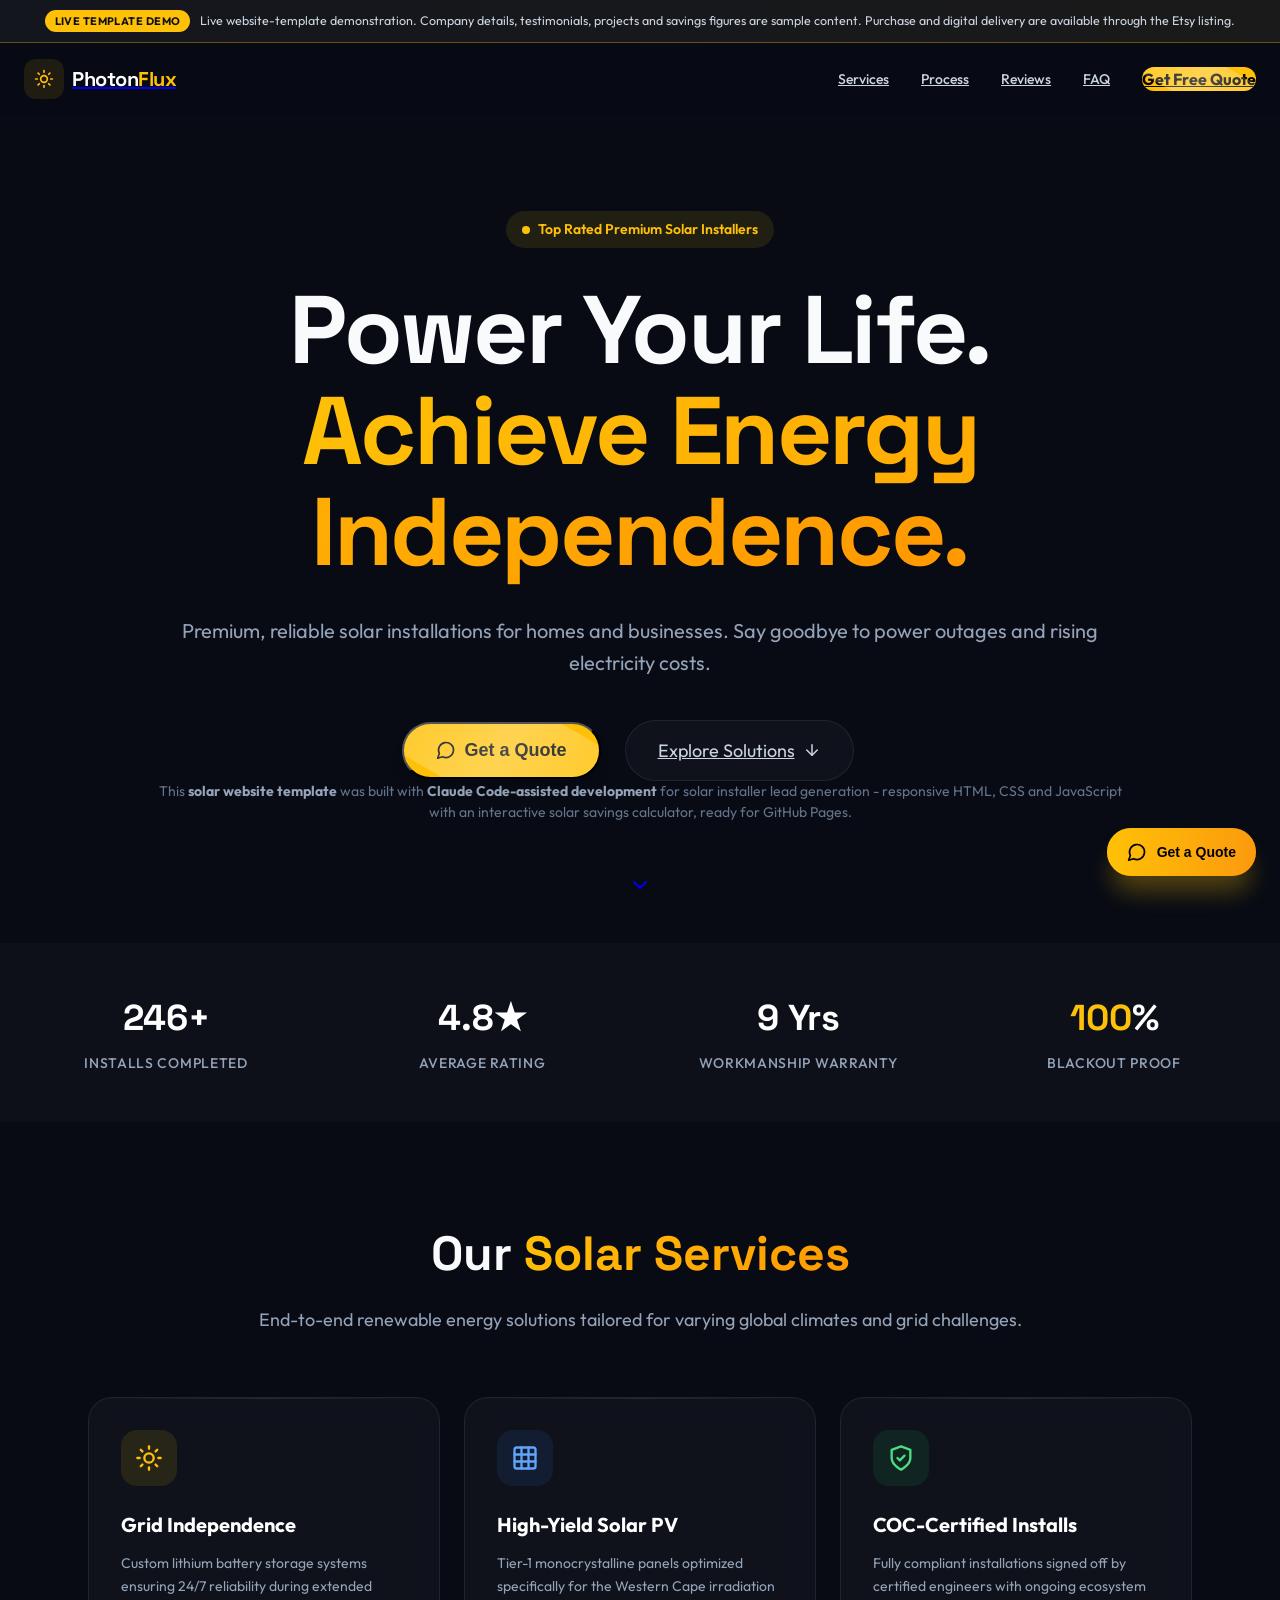
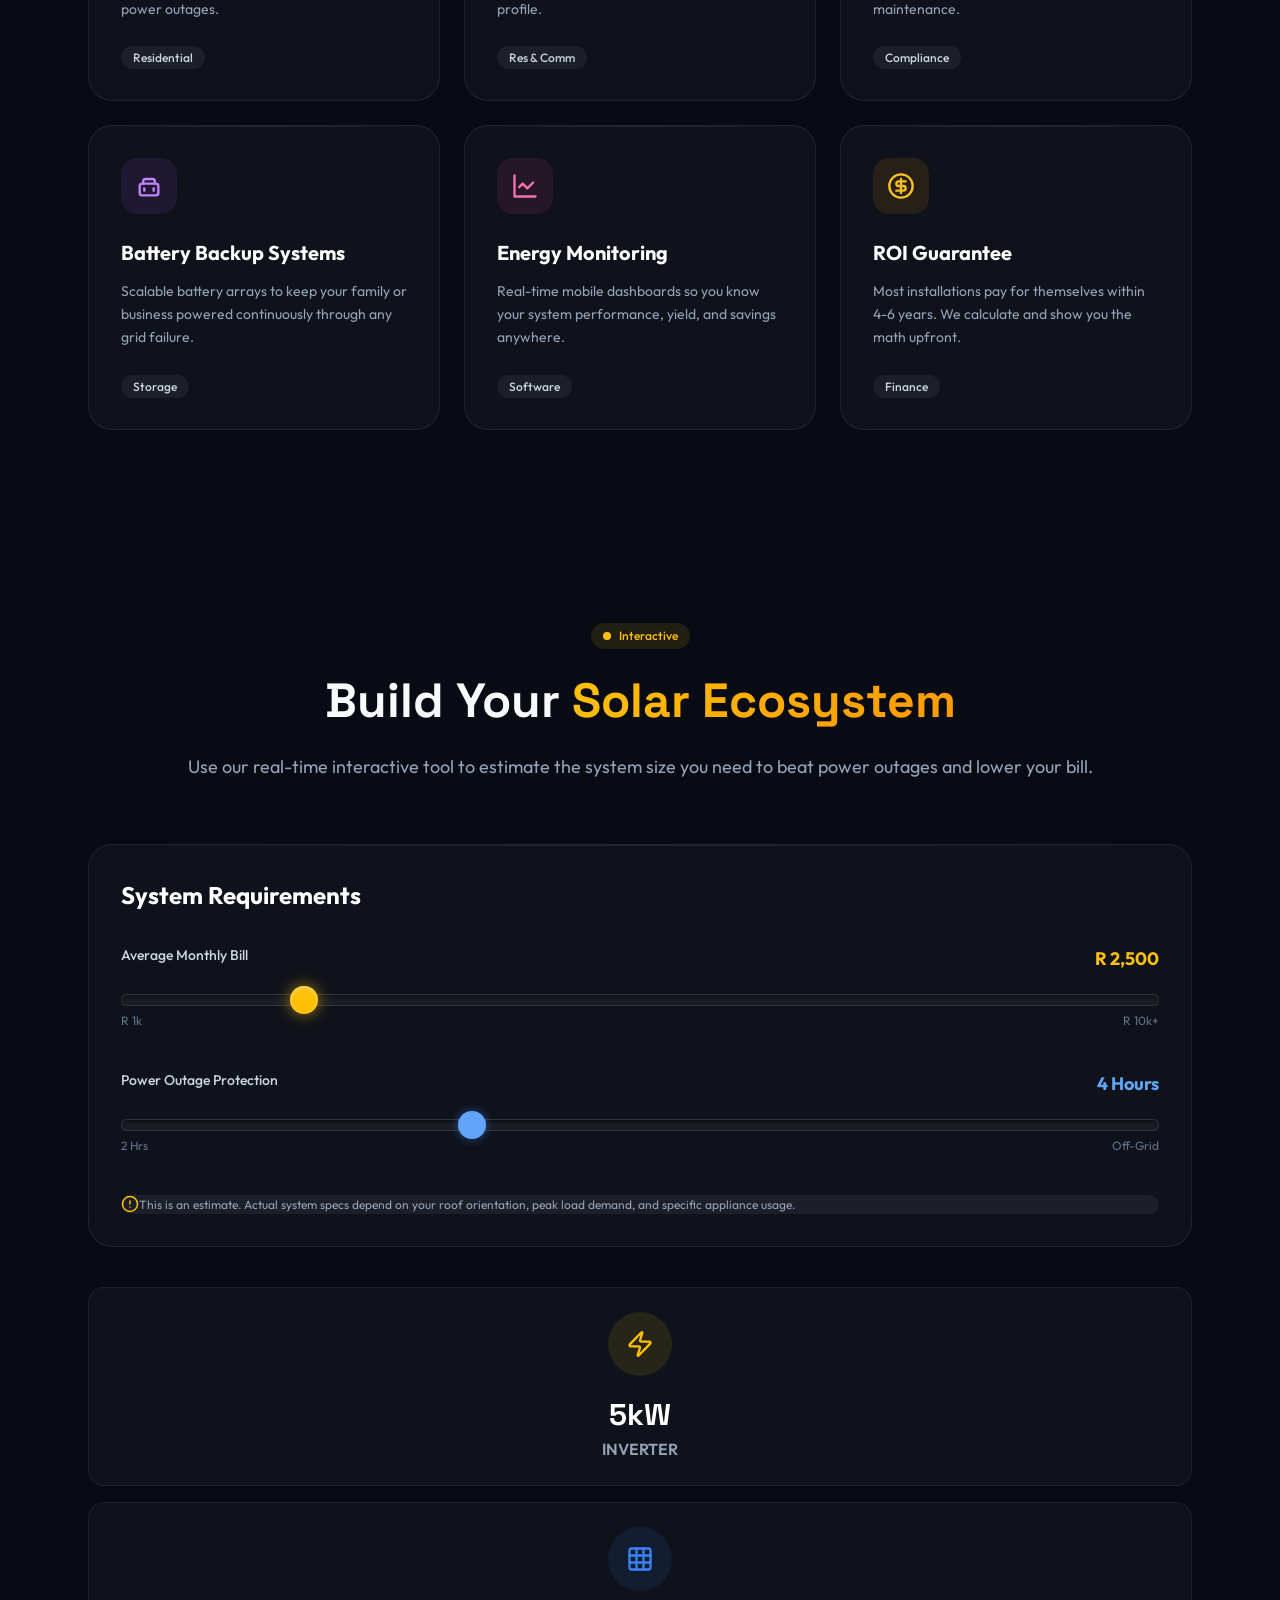
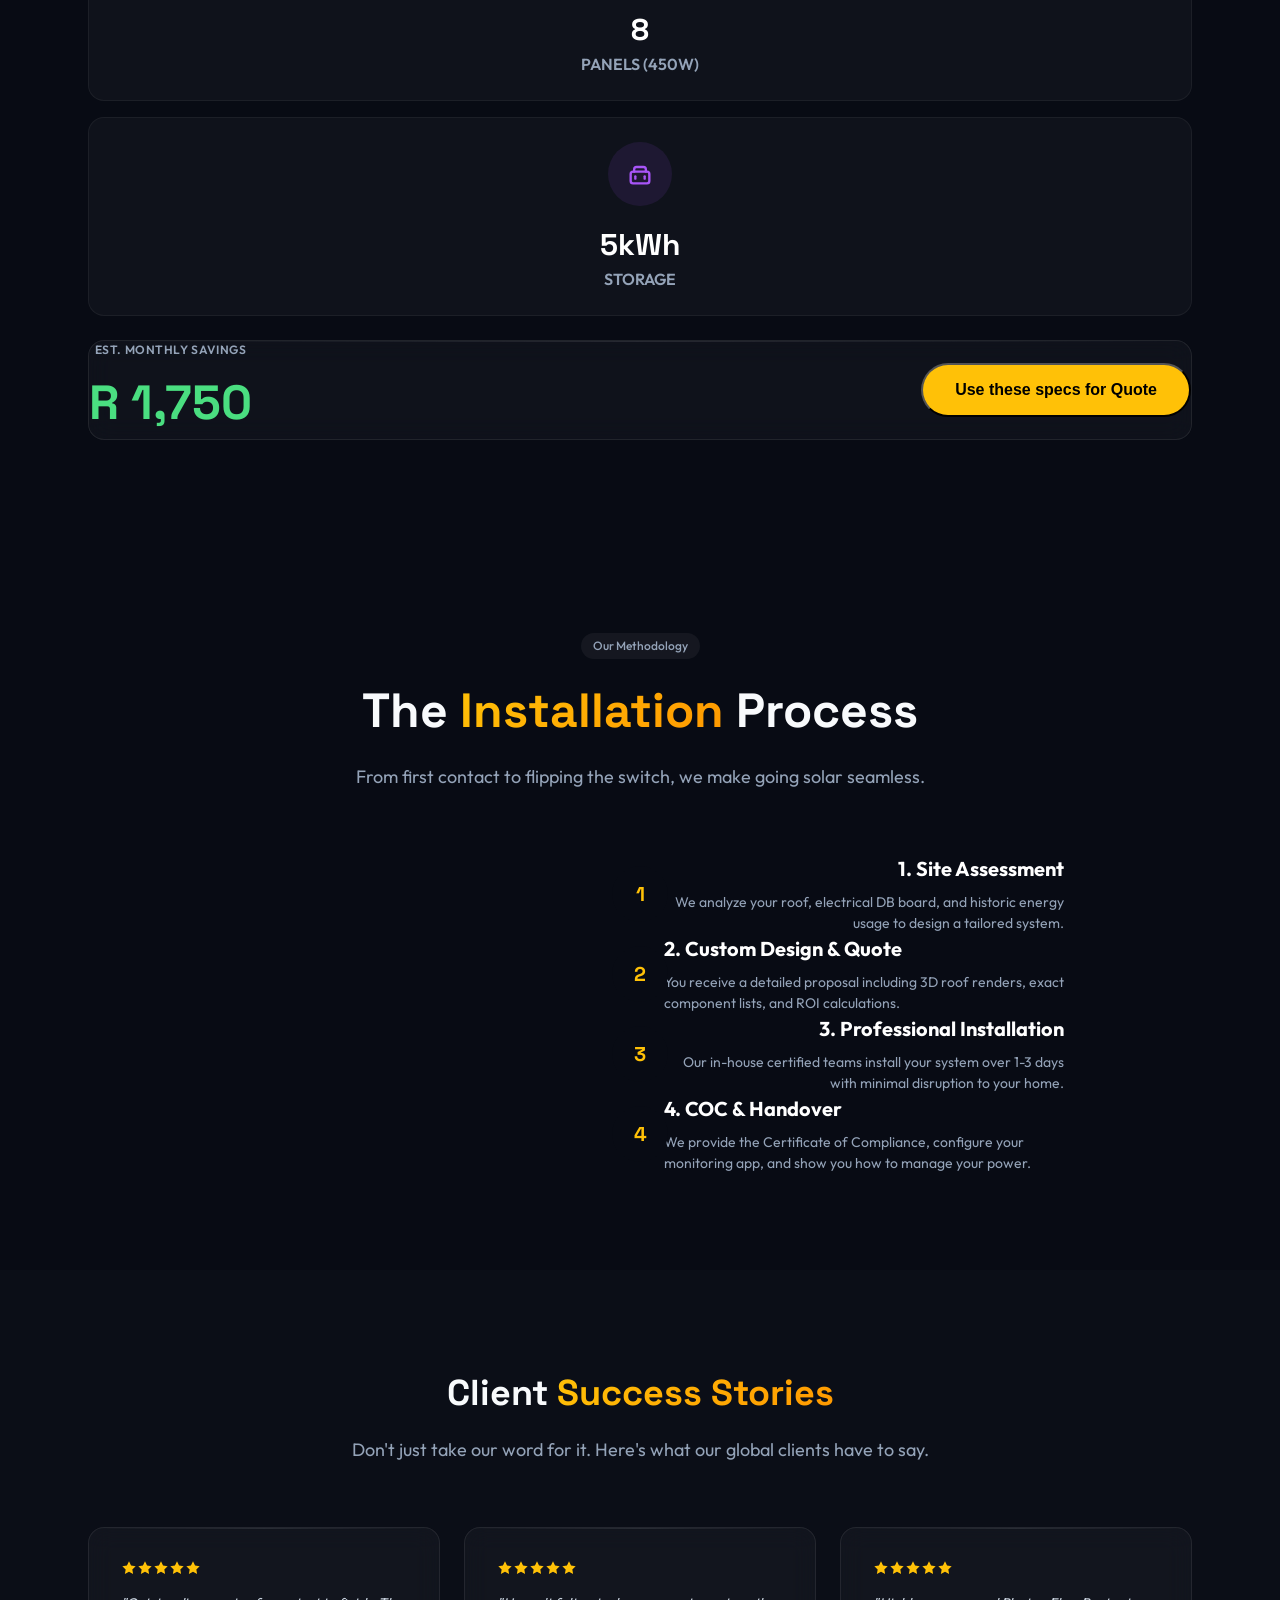
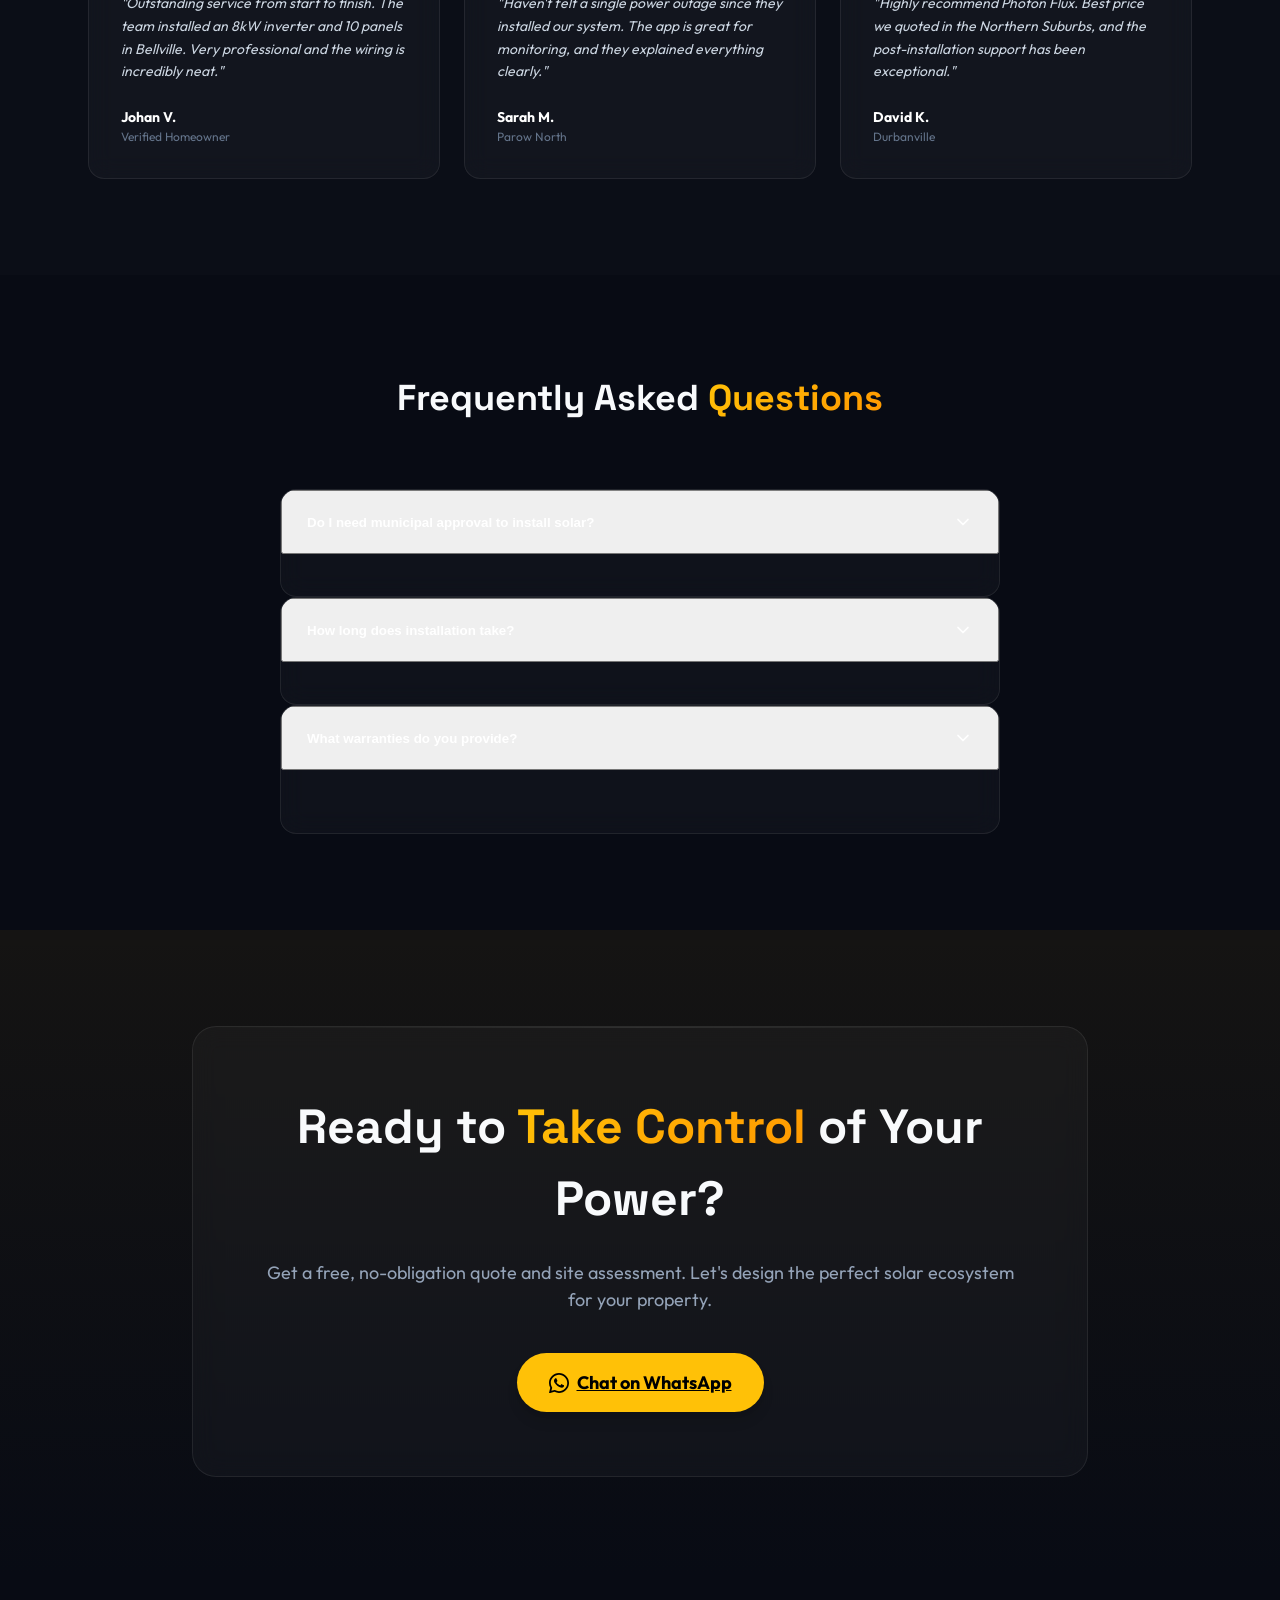
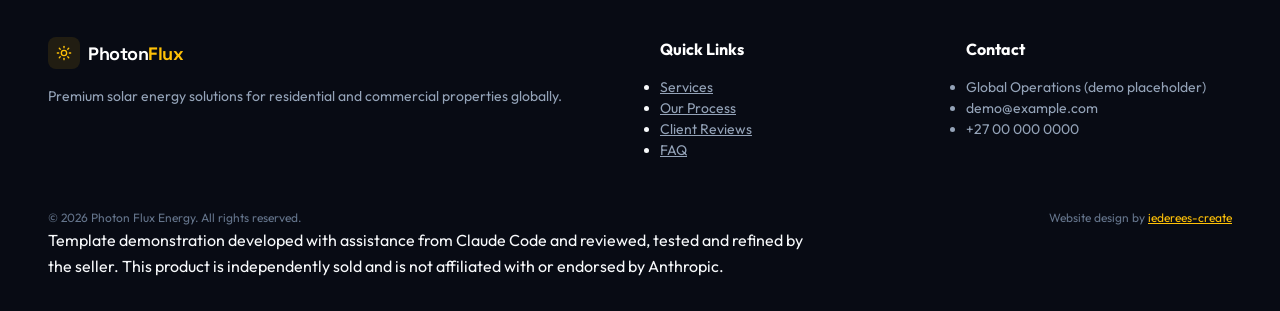
<file: index.html>
<!DOCTYPE html>
<html lang="en" class="scroll-smooth">
<head>
    <meta charset="UTF-8">
    <meta name="viewport" content="width=device-width, initial-scale=1.0">
    <title>Claude Code Solar Website Template | Lead Generation Demo</title>
    <meta name="description" content="Explore a live Claude Code-assisted solar website template with a responsive lead-generation design, interactive savings calculator, quote form and project gallery.">
    <link rel="canonical" href="https://iederees-create.github.io/ac-solar-solutions-ct/">
    <meta name="robots" content="index, follow">

    <!-- Open Graph / Social -->
    <meta property="og:title" content="Claude Code Solar Website Template | Lead Generation Demo">
    <meta property="og:description" content="A live Claude Code-assisted solar installer website template featuring an interactive savings calculator, lead-generation quote form and responsive design.">
    <meta property="og:url" content="https://iederees-create.github.io/ac-solar-solutions-ct/">
    <meta property="og:type" content="website">
    <meta property="og:image" content="https://iederees-create.github.io/ac-solar-solutions-ct/og-image.png">
    <meta property="og:image:width" content="1200">
    <meta property="og:image:height" content="630">

    <!-- Twitter Card -->
    <meta name="twitter:card" content="summary_large_image">
    <meta name="twitter:title" content="Claude Code Solar Website Template | Lead Generation Demo">
    <meta name="twitter:description" content="A live Claude Code-assisted solar installer website template with an interactive savings calculator and lead-generation quote form.">
    <meta name="twitter:image" content="https://iederees-create.github.io/ac-solar-solutions-ct/og-image.png">

    <!-- Structured Data -->
    <script type="application/ld+json">
    {
        "@context": "https://schema.org",
        "@type": "WebSite",
        "name": "Claude Code Solar Website Template - Live Demo",
        "url": "https://iederees-create.github.io/ac-solar-solutions-ct/",
        "description": "A live, interactive demonstration of a Claude Code-assisted solar installer website template featuring a savings calculator, lead-generation quote form and responsive design.",
        "creator": {
            "@type": "Person",
            "name": "iederees-create"
        }
    }
    </script>

    <!-- Fonts -->
    <link rel="preconnect" href="https://fonts.googleapis.com">
    <link rel="preconnect" href="https://fonts.gstatic.com" crossorigin>
    <link href="https://fonts.googleapis.com/css2?family=Outfit:wght@300;400;500;600;700;800;900&family=Space+Grotesk:wght@500;600;700;800&display=swap" rel="stylesheet">

    <!-- CSS -->
    <link rel="stylesheet" href="style.css?v=1.7">

    <!-- App Logic -->
    <script defer src="app.js?v=1.7"></script>

    <link rel="icon" href="data:image/svg+xml,<svg xmlns=%22http://www.w3.org/2000/svg%22 viewBox=%220 0 100 100%22><text y=%22.9em%22 font-size=%2290%22>☀️</text></svg>">
</head>
<body class="bg-primary text-light antialiased overflow-x-hidden selection:bg-accent/30 selection:text-white">
    
    <!-- Scroll Progress Bar -->
    <div id="scroll-progress" class="fixed top-0 left-0 h-1 bg-gradient-to-r from-accent to-orange-500 z-[100] w-0 transition-all duration-150 ease-out origin-left"></div>

    <!-- Background Orbs -->
    <div class="fixed top-[-20%] left-[-10%] w-[60vw] h-[60vw] rounded-full bg-accent/5 blur-[120px] pointer-events-none z-[-1] float-anim"></div>
    <div class="fixed bottom-[-20%] right-[-10%] w-[50vw] h-[50vw] rounded-full bg-blue-500/5 blur-[100px] pointer-events-none z-[-1] float-anim-reverse"></div>
    
    <!-- Navigation -->
    <header class="fixed top-0 w-full z-50 glass-nav transition-all duration-300 border-b border-white/5" id="navbar">
        <div class="container mx-auto px-6 py-4">
            <div class="flex items-center justify-between">
                <a href="#" class="flex items-center gap-2 group">
                    <div class="w-10 h-10 rounded-xl bg-accent/10 border border-accent/20 flex items-center justify-center text-accent group-hover:scale-105 transition-transform">
                        <svg xmlns="http://www.w3.org/2000/svg" width="20" height="20" viewBox="0 0 24 24" fill="none" stroke="currentColor" stroke-width="2" stroke-linecap="round" stroke-linejoin="round"><path d="M12 2v2"/><path d="m4.93 4.93 1.41 1.41"/><path d="M2 12h2"/><path d="m4.93 19.07 1.41-1.41"/><path d="M12 20v2"/><path d="m19.07 19.07-1.41-1.41"/><path d="M20 12h2"/><path d="m19.07 4.93-1.41 1.41"/><circle cx="12" cy="12" r="4"/></svg>
                    </div>
                    <span class="font-display font-bold text-xl tracking-tight text-white">Photon<span class="text-accent">Flux</span></span>
                </a>
                
                <!-- Desktop Nav -->
                <nav class="hidden md:flex items-center gap-8">
                    <a href="#services" class="text-sm font-medium text-slate-300 hover:text-white transition-colors">Services</a>
                    <a href="#process" class="text-sm font-medium text-slate-300 hover:text-white transition-colors">Process</a>
                    <a href="#reviews" class="text-sm font-medium text-slate-300 hover:text-white transition-colors">Reviews</a>
                    <a href="#faq" class="text-sm font-medium text-slate-300 hover:text-white transition-colors">FAQ</a>
                    <a href="#" onclick="event.preventDefault(); document.getElementById('nova-chat-trigger').click();" class="btn-primary shimmer">
                        Get Free Quote
                    </a>
                </nav>

                <!-- Mobile Menu Button -->
                <button id="mobile-menu-btn" class="md:hidden p-2 text-slate-300 hover:text-white" aria-label="Toggle menu">
                    <svg xmlns="http://www.w3.org/2000/svg" width="24" height="24" viewBox="0 0 24 24" fill="none" stroke="currentColor" stroke-width="2" stroke-linecap="round" stroke-linejoin="round" class="menu-icon"><line x1="4" x2="20" y1="12" y2="12"/><line x1="4" x2="20" y1="6" y2="6"/><line x1="4" x2="20" y1="18" y2="18"/></svg>
                </button>
            </div>
        </div>

        <!-- Mobile Nav Overlay -->
        <div id="mobile-menu" class="fixed inset-0 bg-primary/95 backdrop-blur-xl z-40 hidden flex-col items-center justify-center gap-8 pt-20 pb-10 border-t border-white/10 md:hidden h-[100dvh]">
            <a href="#services" class="mobile-link text-2xl font-display font-bold text-slate-300 hover:text-white transition-colors">Services</a>
            <a href="#process" class="mobile-link text-2xl font-display font-bold text-slate-300 hover:text-white transition-colors">Process</a>
            <a href="#reviews" class="mobile-link text-2xl font-display font-bold text-slate-300 hover:text-white transition-colors">Reviews</a>
            <a href="#faq" class="mobile-link text-2xl font-display font-bold text-slate-300 hover:text-white transition-colors">FAQ</a>
            <a href="#" onclick="event.preventDefault(); document.getElementById('nova-chat-trigger').click(); document.getElementById('close-menu-btn').click();" class="btn-primary shimmer mt-4 px-8 py-4 text-lg">
                Get Free Quote
            </a>
            <button id="close-menu-btn" class="absolute top-6 right-6 p-2 text-slate-300 hover:text-white">
                <svg xmlns="http://www.w3.org/2000/svg" width="32" height="32" viewBox="0 0 24 24" fill="none" stroke="currentColor" stroke-width="2" stroke-linecap="round" stroke-linejoin="round"><path d="M18 6 6 18"/><path d="m6 6 12 12"/></svg>
            </button>
        </div>
    </header>

    <main>
        <!-- Hero Section -->
        <section class="relative min-h-[100dvh] flex flex-col items-center justify-center pt-32 pb-20 px-6 overflow-hidden">
            <div class="container mx-auto max-w-5xl text-center relative z-10 reveal">
                <div class="inline-flex items-center gap-2 px-4 py-2 rounded-full bg-accent/10 border border-accent/20 text-xs sm:text-sm font-semibold text-accent mb-8 shadow-[0_0_20px_rgba(255,193,7,0.15)]">
                    <span class="w-2 h-2 rounded-full bg-accent animate-pulse"></span>
                    Top Rated Premium Solar Installers
                </div>
                
                <h1 class="text-5xl sm:text-6xl md:text-7xl lg:text-8xl font-display font-extrabold tracking-tight leading-[1.05] mb-8">
                    Power Your Life.<br/>
                    <span class="text-gradient">Achieve Energy Independence.</span>
                </h1>
                
                <p class="text-lg sm:text-xl text-slate-400 mb-10 max-w-2xl mx-auto leading-relaxed">
                    Premium, reliable solar installations for homes and businesses. Say goodbye to power outages and rising electricity costs.
                </p>
                
                <div class="flex flex-col sm:flex-row items-center justify-center gap-4 sm:gap-6">
                    <button onclick="document.getElementById('nova-chat-trigger').click()" class="w-full sm:w-auto btn-primary shimmer text-lg px-8 py-4 flex items-center justify-center gap-2 shadow-lg shadow-accent/20">
                        <svg xmlns="http://www.w3.org/2000/svg" width="20" height="20" viewBox="0 0 24 24" fill="none" stroke="currentColor" stroke-width="2" stroke-linecap="round" stroke-linejoin="round"><path d="M7.9 20A9 9 0 1 0 4 16.1L2 22Z"/></svg>
                        Get a Quote
                    </button>
                    <a href="#services" class="w-full sm:w-auto btn-secondary text-lg px-8 py-4 flex items-center justify-center gap-2 text-slate-300 hover:text-white">
                        Explore Solutions
                        <svg xmlns="http://www.w3.org/2000/svg" width="18" height="18" viewBox="0 0 24 24" fill="none" stroke="currentColor" stroke-width="2" stroke-linecap="round" stroke-linejoin="round"><path d="M12 5v14"/><path d="m19 12-7 7-7-7"/></svg>
                    </a>
                    <!-- Filled by app.js only when SITE_CONFIG.etsyListingUrl is set -->
                    <div data-etsy-slot="hero-etsy-btn" class="w-full sm:w-auto"></div>
                </div>

                <p class="mt-8 text-xs sm:text-sm text-slate-500 max-w-2xl mx-auto">
                    This <strong class="text-slate-400">solar website template</strong> was built with <strong class="text-slate-400">Claude Code-assisted development</strong>
                    for solar installer lead generation - responsive HTML, CSS and JavaScript with an interactive solar savings calculator, ready for GitHub Pages.
                </p>
            </div>

            <!-- Decorative Elements -->
            <div class="absolute bottom-10 left-1/2 -translate-x-1/2 animate-bounce text-slate-500 hidden sm:block">
                <a href="#trust" aria-label="Scroll down">
                    <svg xmlns="http://www.w3.org/2000/svg" width="24" height="24" viewBox="0 0 24 24" fill="none" stroke="currentColor" stroke-width="2" stroke-linecap="round" stroke-linejoin="round"><path d="m6 9 6 6 6-6"/></svg>
                </a>
            </div>
        </section>

        <!-- Trust / Stats Strip -->
        <section id="trust" class="py-12 border-y border-white/5 bg-white/[0.02]">
            <div class="container mx-auto px-6">
                <div class="grid grid-cols-2 md:grid-cols-4 gap-8 text-center reveal">
                    <div class="stat-item">
                        <div class="text-3xl sm:text-4xl font-display font-bold text-white mb-2"><span class="counter" data-target="250">0</span>+</div>
                        <div class="text-xs sm:text-sm text-slate-400 font-medium uppercase tracking-wider">Installs Completed</div>
                    </div>
                    <div class="stat-item">
                        <div class="text-3xl sm:text-4xl font-display font-bold text-white mb-2"><span class="counter" data-target="4.9">0</span>★</div>
                        <div class="text-xs sm:text-sm text-slate-400 font-medium uppercase tracking-wider">Average Rating</div>
                    </div>
                    <div class="stat-item">
                        <div class="text-3xl sm:text-4xl font-display font-bold text-white mb-2"><span class="counter" data-target="10">0</span> Yrs</div>
                        <div class="text-xs sm:text-sm text-slate-400 font-medium uppercase tracking-wider">Workmanship Warranty</div>
                    </div>
                    <div class="stat-item">
                        <div class="text-3xl sm:text-4xl font-display font-bold text-white mb-2"><span class="text-accent">100</span>%</div>
                        <div class="text-xs sm:text-sm text-slate-400 font-medium uppercase tracking-wider">Blackout Proof</div>
                    </div>
                </div>
            </div>
        </section>

        <!-- Services Section -->
        <section id="services" class="py-24 px-6">
            <div class="container mx-auto max-w-6xl">
                <div class="text-center mb-16 reveal">
                    <h2 class="text-3xl sm:text-4xl md:text-5xl font-display font-bold mb-4">Our <span class="text-gradient">Solar Services</span></h2>
                    <p class="text-slate-400 text-lg max-w-2xl mx-auto">End-to-end renewable energy solutions tailored for varying global climates and grid challenges.</p>
                </div>

                <div class="grid sm:grid-cols-2 lg:grid-cols-3 gap-6">
                    <!-- Service Card 1 -->
                    <div class="glass-card p-8 rounded-3xl tilt-card reveal" data-delay="100">
                        <div class="w-14 h-14 rounded-2xl bg-accent/10 border border-accent/20 flex items-center justify-center text-accent mb-6">
                            <svg xmlns="http://www.w3.org/2000/svg" width="28" height="28" viewBox="0 0 24 24" fill="none" stroke="currentColor" stroke-width="2" stroke-linecap="round" stroke-linejoin="round"><path d="M12 2v2"/><path d="m4.93 4.93 1.41 1.41"/><path d="M2 12h2"/><path d="m4.93 19.07 1.41-1.41"/><path d="M12 20v2"/><path d="m19.07 19.07-1.41-1.41"/><path d="M20 12h2"/><path d="m19.07 4.93-1.41 1.41"/><circle cx="12" cy="12" r="4"/></svg>
                        </div>
                        <h3 class="text-xl font-bold text-white mb-3">Grid Independence</h3>
                        <p class="text-slate-400 text-sm leading-relaxed mb-6">Custom lithium battery storage systems ensuring 24/7 reliability during extended power outages.</p>
                        <span class="inline-block px-3 py-1 rounded-full bg-white/5 border border-white/10 text-xs font-medium text-slate-300">Residential</span>
                    </div>

                    <!-- Service Card 2 -->
                    <div class="glass-card p-8 rounded-3xl tilt-card reveal" data-delay="200">
                        <div class="w-14 h-14 rounded-2xl bg-blue-500/10 border border-blue-500/20 flex items-center justify-center text-blue-400 mb-6">
                            <svg xmlns="http://www.w3.org/2000/svg" width="28" height="28" viewBox="0 0 24 24" fill="none" stroke="currentColor" stroke-width="2" stroke-linecap="round" stroke-linejoin="round"><rect width="18" height="18" x="3" y="3" rx="2" ry="2"/><line x1="3" x2="21" y1="9" y2="9"/><line x1="3" x2="21" y1="15" y2="15"/><line x1="9" x2="9" y1="3" y2="21"/><line x1="15" x2="15" y1="3" y2="21"/></svg>
                        </div>
                        <h3 class="text-xl font-bold text-white mb-3">High-Yield Solar PV</h3>
                        <p class="text-slate-400 text-sm leading-relaxed mb-6">Tier-1 monocrystalline panels optimized specifically for the Western Cape irradiation profile.</p>
                        <span class="inline-block px-3 py-1 rounded-full bg-white/5 border border-white/10 text-xs font-medium text-slate-300">Res & Comm</span>
                    </div>

                    <!-- Service Card 3 -->
                    <div class="glass-card p-8 rounded-3xl tilt-card reveal" data-delay="300">
                        <div class="w-14 h-14 rounded-2xl bg-green-500/10 border border-green-500/20 flex items-center justify-center text-green-400 mb-6">
                            <svg xmlns="http://www.w3.org/2000/svg" width="28" height="28" viewBox="0 0 24 24" fill="none" stroke="currentColor" stroke-width="2" stroke-linecap="round" stroke-linejoin="round"><path d="M12 22s8-4 8-10V5l-8-3-8 3v7c0 6 8 10 8 10"/><path d="m9 12 2 2 4-4"/></svg>
                        </div>
                        <h3 class="text-xl font-bold text-white mb-3">COC-Certified Installs</h3>
                        <p class="text-slate-400 text-sm leading-relaxed mb-6">Fully compliant installations signed off by certified engineers with ongoing ecosystem maintenance.</p>
                        <span class="inline-block px-3 py-1 rounded-full bg-white/5 border border-white/10 text-xs font-medium text-slate-300">Compliance</span>
                    </div>

                    <!-- Service Card 4 -->
                    <div class="glass-card p-8 rounded-3xl tilt-card reveal" data-delay="100">
                        <div class="w-14 h-14 rounded-2xl bg-purple-500/10 border border-purple-500/20 flex items-center justify-center text-purple-400 mb-6">
                            <svg xmlns="http://www.w3.org/2000/svg" width="28" height="28" viewBox="0 0 24 24" fill="none" stroke="currentColor" stroke-width="2" stroke-linecap="round" stroke-linejoin="round"><rect width="16" height="10" x="4" y="10" rx="2"/><path d="M7 10V8a2 2 0 0 1 2-2h6a2 2 0 0 1 2 2v2"/><line x1="8" x2="8" y1="14" y2="16"/><line x1="16" x2="16" y1="14" y2="16"/></svg>
                        </div>
                        <h3 class="text-xl font-bold text-white mb-3">Battery Backup Systems</h3>
                        <p class="text-slate-400 text-sm leading-relaxed mb-6">Scalable battery arrays to keep your family or business powered continuously through any grid failure.</p>
                        <span class="inline-block px-3 py-1 rounded-full bg-white/5 border border-white/10 text-xs font-medium text-slate-300">Storage</span>
                    </div>

                    <!-- Service Card 5 -->
                    <div class="glass-card p-8 rounded-3xl tilt-card reveal" data-delay="200">
                        <div class="w-14 h-14 rounded-2xl bg-pink-500/10 border border-pink-500/20 flex items-center justify-center text-pink-400 mb-6">
                            <svg xmlns="http://www.w3.org/2000/svg" width="28" height="28" viewBox="0 0 24 24" fill="none" stroke="currentColor" stroke-width="2" stroke-linecap="round" stroke-linejoin="round"><path d="M3 3v18h18"/><path d="m19 9-5 5-4-4-3 3"/></svg>
                        </div>
                        <h3 class="text-xl font-bold text-white mb-3">Energy Monitoring</h3>
                        <p class="text-slate-400 text-sm leading-relaxed mb-6">Real-time mobile dashboards so you know your system performance, yield, and savings anywhere.</p>
                        <span class="inline-block px-3 py-1 rounded-full bg-white/5 border border-white/10 text-xs font-medium text-slate-300">Software</span>
                    </div>

                    <!-- Service Card 6 -->
                    <div class="glass-card p-8 rounded-3xl tilt-card reveal" data-delay="300">
                        <div class="w-14 h-14 rounded-2xl bg-amber-500/10 border border-amber-500/20 flex items-center justify-center text-amber-400 mb-6">
                            <svg xmlns="http://www.w3.org/2000/svg" width="28" height="28" viewBox="0 0 24 24" fill="none" stroke="currentColor" stroke-width="2" stroke-linecap="round" stroke-linejoin="round"><circle cx="12" cy="12" r="10"/><path d="M16 8h-6a2 2 0 1 0 0 4h4a2 2 0 1 1 0 4H8"/><path d="M12 18V6"/></svg>
                        </div>
                        <h3 class="text-xl font-bold text-white mb-3">ROI Guarantee</h3>
                        <p class="text-slate-400 text-sm leading-relaxed mb-6">Most installations pay for themselves within 4-6 years. We calculate and show you the math upfront.</p>
                        <span class="inline-block px-3 py-1 rounded-full bg-white/5 border border-white/10 text-xs font-medium text-slate-300">Finance</span>
                    </div>
                </div>
            </div>
        </section>

        <!-- Interactive Solar Calculator -->
        <section id="calculator" class="py-24 px-6 relative z-10">
            <div class="container mx-auto max-w-6xl">
                <div class="text-center mb-16 reveal">
                    <div class="inline-flex items-center gap-2 px-3 py-1 rounded-full bg-accent/10 border border-accent/20 text-xs font-medium text-accent mb-4"><span class="w-2 h-2 rounded-full bg-accent animate-pulse"></span>Interactive</div>
                    <h2 class="text-3xl sm:text-4xl md:text-5xl font-display font-bold mb-4">Build Your <span class="text-gradient">Solar Ecosystem</span></h2>
                    <p class="text-slate-400 text-lg max-w-2xl mx-auto">Use our real-time interactive tool to estimate the system size you need to beat power outages and lower your bill.</p>
                </div>

                <div class="flex flex-col lg:flex-row gap-10 lg:gap-16 items-center">
                    <!-- Controls -->
                    <div class="w-full lg:w-5/12 glass-card p-8 rounded-3xl reveal">
                        <h3 class="text-2xl font-bold text-white mb-8">System Requirements</h3>
                        
                        <div class="mb-10">
                            <label class="flex justify-between text-sm font-medium text-slate-300 mb-4">
                                Average Monthly Bill
                                <span class="text-accent font-bold text-lg" id="bill-display">R 2,500</span>
                            </label>
                            <input type="range" id="bill-slider" min="1000" max="10000" step="500" value="2500" class="styled-slider w-full">
                            <div class="flex justify-between text-xs text-slate-500 mt-2">
                                <span>R 1k</span><span>R 10k+</span>
                            </div>
                        </div>

                        <div class="mb-10">
                            <label class="flex justify-between text-sm font-medium text-slate-300 mb-4">
                                Power Outage Protection
                                <span class="text-blue-400 font-bold text-lg" id="hours-display">4 Hours</span>
                            </label>
                            <input type="range" id="hours-slider" min="1" max="4" step="1" value="2" class="styled-slider blue-slider w-full">
                            <div class="flex justify-between text-xs text-slate-500 mt-2">
                                <span>2 Hrs</span><span>Off-Grid</span>
                            </div>
                        </div>

                        <div class="p-4 rounded-2xl bg-white/5 border border-white/10 mt-8">
                            <div class="flex items-start gap-3">
                                <svg class="text-accent mt-0.5 shrink-0" xmlns="http://www.w3.org/2000/svg" width="18" height="18" viewBox="0 0 24 24" fill="none" stroke="currentColor" stroke-width="2" stroke-linecap="round" stroke-linejoin="round"><circle cx="12" cy="12" r="10"/><line x1="12" x2="12" y1="8" y2="12"/><line x1="12" x2="12.01" y1="16" y2="16"/></svg>
                                <p class="text-xs text-slate-400 leading-relaxed">This is an estimate. Actual system specs depend on your roof orientation, peak load demand, and specific appliance usage.</p>
                            </div>
                        </div>
                    </div>

                    <!-- Simple Visualization (Dumb-proof layout) -->
                    <div class="w-full lg:w-7/12 reveal" data-delay="200">
                        <div class="grid grid-cols-1 sm:grid-cols-3 gap-4 mb-6">
                            
                            <!-- Inverter Card -->
                            <div class="stat-card">
                                <div class="stat-icon-wrapper icon-inverter">
                                    <svg xmlns="http://www.w3.org/2000/svg" width="28" height="28" viewBox="0 0 24 24" fill="none" stroke="currentColor" stroke-width="2" stroke-linecap="round" stroke-linejoin="round"><path d="M4 14a1 1 0 0 1-.78-1.63l9.9-10.2a.5.5 0 0 1 .86.46l-1.92 6.02A1 1 0 0 0 13 10h7a1 1 0 0 1 .78 1.63l-9.9 10.2a.5.5 0 0 1-.86-.46l1.92-6.02A1 1 0 0 0 11 14z"/></svg>
                                </div>
                                <h4 class="text-3xl font-display font-bold text-white mb-1" id="inv-size">5kW</h4>
                                <p class="text-[10px] uppercase tracking-widest text-slate-400 font-semibold">Inverter</p>
                            </div>

                            <!-- Panels Card -->
                            <div class="stat-card">
                                <div class="stat-icon-wrapper icon-panels">
                                    <svg xmlns="http://www.w3.org/2000/svg" width="28" height="28" viewBox="0 0 24 24" fill="none" stroke="currentColor" stroke-width="2" stroke-linecap="round" stroke-linejoin="round"><rect width="18" height="18" x="3" y="3" rx="2" ry="2"/><line x1="3" x2="21" y1="9" y2="9"/><line x1="3" x2="21" y1="15" y2="15"/><line x1="9" x2="9" y1="3" y2="21"/><line x1="15" x2="15" y1="3" y2="21"/></svg>
                                </div>
                                <h4 class="text-3xl font-display font-bold text-white mb-1" id="panel-count">6</h4>
                                <p class="text-[10px] uppercase tracking-widest text-slate-400 font-semibold">Panels (450W)</p>
                            </div>

                            <!-- Battery Card -->
                            <div class="stat-card">
                                <div class="stat-icon-wrapper icon-battery">
                                    <svg xmlns="http://www.w3.org/2000/svg" width="28" height="28" viewBox="0 0 24 24" fill="none" stroke="currentColor" stroke-width="2" stroke-linecap="round" stroke-linejoin="round"><rect width="16" height="10" x="4" y="10" rx="2"/><path d="M7 10V8a2 2 0 0 1 2-2h6a2 2 0 0 1 2 2v2"/><line x1="8" x2="8" y1="14" y2="16"/><line x1="16" x2="16" y1="14" y2="16"/></svg>
                                </div>
                                <h4 class="text-3xl font-display font-bold text-white mb-1" id="batt-size">5kWh</h4>
                                <p class="text-[10px] uppercase tracking-widest text-slate-400 font-semibold">Storage</p>
                            </div>
                        </div>

                        <!-- Savings Estimation -->
                        <div class="glass-card p-6 sm:p-8 rounded-2xl border-green-500/30 w-full relative overflow-hidden group">
                            <!-- Background glow -->
                            <div class="absolute inset-0 bg-gradient-to-r from-green-500/0 via-green-500/5 to-transparent -translate-x-full group-hover:animate-shimmer-fast"></div>
                            
                            <div class="flex flex-col sm:flex-row justify-between items-center gap-6 relative z-10">
                                <div class="text-center sm:text-left">
                                    <p class="text-xs text-slate-400 uppercase tracking-wider font-semibold mb-2">Est. Monthly Savings</p>
                                    <p class="text-4xl sm:text-5xl font-display font-bold text-green-400" id="savings-display">R 1,750</p>
                                </div>
                                <button class="btn-primary w-full sm:w-auto px-8 py-4 text-base font-bold shadow-[0_0_20px_rgba(255,193,7,0.3)] hover:shadow-[0_0_30px_rgba(255,193,7,0.5)]" onclick="document.getElementById('nova-chat-trigger').click()">Use these specs for Quote</button>
                            </div>
                        </div>
                    </div>
                </div>
            </div>
        </section>

        <!-- Process Section -->
        <section id="process" class="py-24 px-6 relative">
            <!-- Decorative line -->
            <div class="absolute left-[28px] md:left-1/2 top-0 bottom-0 w-px bg-gradient-to-b from-transparent via-accent/30 to-transparent -translate-x-1/2 z-0 hidden sm:block"></div>
            
            <div class="container mx-auto max-w-4xl relative z-10">
                <div class="text-center mb-16 reveal">
                    <div class="inline-flex items-center gap-2 px-3 py-1 rounded-full bg-white/5 border border-white/10 text-xs font-medium text-slate-400 mb-4">Our Methodology</div>
                    <h2 class="text-3xl sm:text-4xl md:text-5xl font-display font-bold mb-4">The <span class="text-gradient">Installation</span> Process</h2>
                    <p class="text-slate-400 text-lg max-w-xl mx-auto">From first contact to flipping the switch, we make going solar seamless.</p>
                </div>

                <div class="space-y-12">
                    <!-- Step 1 -->
                    <div class="relative flex flex-col md:flex-row items-start md:items-center gap-6 md:gap-12 reveal">
                        <div class="md:w-1/2 md:text-right order-2 md:order-1">
                            <h3 class="text-xl font-bold text-white mb-2">1. Site Assessment</h3>
                            <p class="text-slate-400 text-sm">We analyze your roof, electrical DB board, and historic energy usage to design a tailored system.</p>
                        </div>
                        <div class="absolute left-0 md:left-1/2 w-14 h-14 bg-primary border border-accent/30 rounded-full flex items-center justify-center -translate-x-1/2 order-1 md:order-2 shadow-[0_0_15px_rgba(255,193,7,0.2)]">
                            <span class="font-display font-bold text-xl text-accent">1</span>
                        </div>
                        <div class="md:w-1/2 order-3 ml-20 md:ml-0 hidden md:block"></div>
                    </div>
                    
                    <!-- Step 2 -->
                    <div class="relative flex flex-col md:flex-row items-start md:items-center gap-6 md:gap-12 reveal">
                        <div class="md:w-1/2 order-3 md:order-1 hidden md:block"></div>
                        <div class="absolute left-0 md:left-1/2 w-14 h-14 bg-primary border border-accent/30 rounded-full flex items-center justify-center -translate-x-1/2 order-1 md:order-2 shadow-[0_0_15px_rgba(255,193,7,0.2)]">
                            <span class="font-display font-bold text-xl text-accent">2</span>
                        </div>
                        <div class="md:w-1/2 order-2 md:order-3 ml-20 md:ml-0">
                            <h3 class="text-xl font-bold text-white mb-2">2. Custom Design & Quote</h3>
                            <p class="text-slate-400 text-sm">You receive a detailed proposal including 3D roof renders, exact component lists, and ROI calculations.</p>
                        </div>
                    </div>

                    <!-- Step 3 -->
                    <div class="relative flex flex-col md:flex-row items-start md:items-center gap-6 md:gap-12 reveal">
                        <div class="md:w-1/2 md:text-right order-2 md:order-1 ml-20 md:ml-0">
                            <h3 class="text-xl font-bold text-white mb-2">3. Professional Installation</h3>
                            <p class="text-slate-400 text-sm">Our in-house certified teams install your system over 1-3 days with minimal disruption to your home.</p>
                        </div>
                        <div class="absolute left-0 md:left-1/2 w-14 h-14 bg-primary border border-accent/30 rounded-full flex items-center justify-center -translate-x-1/2 order-1 md:order-2 shadow-[0_0_15px_rgba(255,193,7,0.2)]">
                            <span class="font-display font-bold text-xl text-accent">3</span>
                        </div>
                        <div class="md:w-1/2 order-3 hidden md:block"></div>
                    </div>

                    <!-- Step 4 -->
                    <div class="relative flex flex-col md:flex-row items-start md:items-center gap-6 md:gap-12 reveal">
                        <div class="md:w-1/2 order-3 md:order-1 hidden md:block"></div>
                        <div class="absolute left-0 md:left-1/2 w-14 h-14 bg-primary border border-accent/30 rounded-full flex items-center justify-center -translate-x-1/2 order-1 md:order-2 shadow-[0_0_15px_rgba(255,193,7,0.2)]">
                            <span class="font-display font-bold text-xl text-accent">4</span>
                        </div>
                        <div class="md:w-1/2 order-2 md:order-3 ml-20 md:ml-0">
                            <h3 class="text-xl font-bold text-white mb-2">4. COC & Handover</h3>
                            <p class="text-slate-400 text-sm">We provide the Certificate of Compliance, configure your monitoring app, and show you how to manage your power.</p>
                        </div>
                    </div>
                </div>
            </div>
        </section>

        <!-- Testimonials -->
        <section id="reviews" class="py-24 px-6 bg-white/[0.01] border-y border-white/5">
            <div class="container mx-auto max-w-6xl">
                <div class="text-center mb-16 reveal">
                    <h2 class="text-3xl sm:text-4xl font-display font-bold mb-4">Client <span class="text-gradient">Success Stories</span></h2>
                    <p class="text-slate-400 text-lg max-w-xl mx-auto">Don't just take our word for it. Here's what our global clients have to say.</p>
                </div>

                <div class="grid md:grid-cols-3 gap-6">
                    <div class="glass-card p-8 rounded-2xl reveal">
                        <div class="flex text-accent mb-4">
                            <svg xmlns="http://www.w3.org/2000/svg" width="16" height="16" viewBox="0 0 24 24" fill="currentColor" stroke="none"><polygon points="12 2 15.09 8.26 22 9.27 17 14.14 18.18 21.02 12 17.77 5.82 21.02 7 14.14 2 9.27 8.91 8.26 12 2"/></svg>
                            <svg xmlns="http://www.w3.org/2000/svg" width="16" height="16" viewBox="0 0 24 24" fill="currentColor" stroke="none"><polygon points="12 2 15.09 8.26 22 9.27 17 14.14 18.18 21.02 12 17.77 5.82 21.02 7 14.14 2 9.27 8.91 8.26 12 2"/></svg>
                            <svg xmlns="http://www.w3.org/2000/svg" width="16" height="16" viewBox="0 0 24 24" fill="currentColor" stroke="none"><polygon points="12 2 15.09 8.26 22 9.27 17 14.14 18.18 21.02 12 17.77 5.82 21.02 7 14.14 2 9.27 8.91 8.26 12 2"/></svg>
                            <svg xmlns="http://www.w3.org/2000/svg" width="16" height="16" viewBox="0 0 24 24" fill="currentColor" stroke="none"><polygon points="12 2 15.09 8.26 22 9.27 17 14.14 18.18 21.02 12 17.77 5.82 21.02 7 14.14 2 9.27 8.91 8.26 12 2"/></svg>
                            <svg xmlns="http://www.w3.org/2000/svg" width="16" height="16" viewBox="0 0 24 24" fill="currentColor" stroke="none"><polygon points="12 2 15.09 8.26 22 9.27 17 14.14 18.18 21.02 12 17.77 5.82 21.02 7 14.14 2 9.27 8.91 8.26 12 2"/></svg>
                        </div>
                        <p class="text-slate-300 text-sm leading-relaxed mb-6 italic">"Outstanding service from start to finish. The team installed an 8kW inverter and 10 panels in Bellville. Very professional and the wiring is incredibly neat."</p>
                        <div>
                            <p class="font-bold text-white text-sm">Johan V.</p>
                            <p class="text-xs text-slate-500">Verified Homeowner</p>
                        </div>
                    </div>

                    <div class="glass-card p-8 rounded-2xl reveal" data-delay="150">
                        <div class="flex text-accent mb-4">
                            <svg xmlns="http://www.w3.org/2000/svg" width="16" height="16" viewBox="0 0 24 24" fill="currentColor" stroke="none"><polygon points="12 2 15.09 8.26 22 9.27 17 14.14 18.18 21.02 12 17.77 5.82 21.02 7 14.14 2 9.27 8.91 8.26 12 2"/></svg>
                            <svg xmlns="http://www.w3.org/2000/svg" width="16" height="16" viewBox="0 0 24 24" fill="currentColor" stroke="none"><polygon points="12 2 15.09 8.26 22 9.27 17 14.14 18.18 21.02 12 17.77 5.82 21.02 7 14.14 2 9.27 8.91 8.26 12 2"/></svg>
                            <svg xmlns="http://www.w3.org/2000/svg" width="16" height="16" viewBox="0 0 24 24" fill="currentColor" stroke="none"><polygon points="12 2 15.09 8.26 22 9.27 17 14.14 18.18 21.02 12 17.77 5.82 21.02 7 14.14 2 9.27 8.91 8.26 12 2"/></svg>
                            <svg xmlns="http://www.w3.org/2000/svg" width="16" height="16" viewBox="0 0 24 24" fill="currentColor" stroke="none"><polygon points="12 2 15.09 8.26 22 9.27 17 14.14 18.18 21.02 12 17.77 5.82 21.02 7 14.14 2 9.27 8.91 8.26 12 2"/></svg>
                            <svg xmlns="http://www.w3.org/2000/svg" width="16" height="16" viewBox="0 0 24 24" fill="currentColor" stroke="none"><polygon points="12 2 15.09 8.26 22 9.27 17 14.14 18.18 21.02 12 17.77 5.82 21.02 7 14.14 2 9.27 8.91 8.26 12 2"/></svg>
                        </div>
                        <p class="text-slate-300 text-sm leading-relaxed mb-6 italic">"Haven't felt a single power outage since they installed our system. The app is great for monitoring, and they explained everything clearly."</p>
                        <div>
                            <p class="font-bold text-white text-sm">Sarah M.</p>
                            <p class="text-xs text-slate-500">Parow North</p>
                        </div>
                    </div>

                    <div class="glass-card p-8 rounded-2xl reveal" data-delay="300">
                        <div class="flex text-accent mb-4">
                            <svg xmlns="http://www.w3.org/2000/svg" width="16" height="16" viewBox="0 0 24 24" fill="currentColor" stroke="none"><polygon points="12 2 15.09 8.26 22 9.27 17 14.14 18.18 21.02 12 17.77 5.82 21.02 7 14.14 2 9.27 8.91 8.26 12 2"/></svg>
                            <svg xmlns="http://www.w3.org/2000/svg" width="16" height="16" viewBox="0 0 24 24" fill="currentColor" stroke="none"><polygon points="12 2 15.09 8.26 22 9.27 17 14.14 18.18 21.02 12 17.77 5.82 21.02 7 14.14 2 9.27 8.91 8.26 12 2"/></svg>
                            <svg xmlns="http://www.w3.org/2000/svg" width="16" height="16" viewBox="0 0 24 24" fill="currentColor" stroke="none"><polygon points="12 2 15.09 8.26 22 9.27 17 14.14 18.18 21.02 12 17.77 5.82 21.02 7 14.14 2 9.27 8.91 8.26 12 2"/></svg>
                            <svg xmlns="http://www.w3.org/2000/svg" width="16" height="16" viewBox="0 0 24 24" fill="currentColor" stroke="none"><polygon points="12 2 15.09 8.26 22 9.27 17 14.14 18.18 21.02 12 17.77 5.82 21.02 7 14.14 2 9.27 8.91 8.26 12 2"/></svg>
                            <svg xmlns="http://www.w3.org/2000/svg" width="16" height="16" viewBox="0 0 24 24" fill="currentColor" stroke="none"><polygon points="12 2 15.09 8.26 22 9.27 17 14.14 18.18 21.02 12 17.77 5.82 21.02 7 14.14 2 9.27 8.91 8.26 12 2"/></svg>
                        </div>
                        <p class="text-slate-300 text-sm leading-relaxed mb-6 italic">"Highly recommend Photon Flux. Best price we quoted in the Northern Suburbs, and the post-installation support has been exceptional."</p>
                        <div>
                            <p class="font-bold text-white text-sm">David K.</p>
                            <p class="text-xs text-slate-500">Durbanville</p>
                        </div>
                    </div>
                </div>
            </div>
        </section>

        <!-- FAQ Section -->
        <section id="faq" class="py-24 px-6">
            <div class="container mx-auto max-w-3xl">
                <div class="text-center mb-16 reveal">
                    <h2 class="text-3xl sm:text-4xl font-display font-bold mb-4">Frequently Asked <span class="text-gradient">Questions</span></h2>
                </div>

                <div class="space-y-4">
                    <!-- FAQ Item 1 -->
                    <div class="glass-card rounded-2xl overflow-hidden reveal faq-item">
                        <button class="w-full px-6 py-5 text-left flex items-center justify-between font-bold text-white focus:outline-none">
                            Do I need municipal approval to install solar?
                            <svg class="transform transition-transform faq-icon" xmlns="http://www.w3.org/2000/svg" width="20" height="20" viewBox="0 0 24 24" fill="none" stroke="currentColor" stroke-width="2" stroke-linecap="round" stroke-linejoin="round"><path d="m6 9 6 6 6-6"/></svg>
                        </button>
                        <div class="px-6 pb-5 text-sm text-slate-400 hidden faq-content">
                            Yes, we ensure all our grid-tied solar installations comply with local municipal and utility regulations. We handle the entire registration process for you as part of our service.
                        </div>
                    </div>

                    <!-- FAQ Item 2 -->
                    <div class="glass-card rounded-2xl overflow-hidden reveal faq-item">
                        <button class="w-full px-6 py-5 text-left flex items-center justify-between font-bold text-white focus:outline-none">
                            How long does installation take?
                            <svg class="transform transition-transform faq-icon" xmlns="http://www.w3.org/2000/svg" width="20" height="20" viewBox="0 0 24 24" fill="none" stroke="currentColor" stroke-width="2" stroke-linecap="round" stroke-linejoin="round"><path d="m6 9 6 6 6-6"/></svg>
                        </button>
                        <div class="px-6 pb-5 text-sm text-slate-400 hidden faq-content">
                            A standard residential installation (e.g., 5kW inverter, 1 battery, 6-8 panels) typically takes 1 to 2 days. Larger commercial systems can take up to a week.
                        </div>
                    </div>

                    <!-- FAQ Item 3 -->
                    <div class="glass-card rounded-2xl overflow-hidden reveal faq-item">
                        <button class="w-full px-6 py-5 text-left flex items-center justify-between font-bold text-white focus:outline-none">
                            What warranties do you provide?
                            <svg class="transform transition-transform faq-icon" xmlns="http://www.w3.org/2000/svg" width="20" height="20" viewBox="0 0 24 24" fill="none" stroke="currentColor" stroke-width="2" stroke-linecap="round" stroke-linejoin="round"><path d="m6 9 6 6 6-6"/></svg>
                        </button>
                        <div class="px-6 pb-5 text-sm text-slate-400 hidden faq-content">
                            We provide a 1-year workmanship warranty. Equipment warranties vary by manufacturer but typically include 10 years on lithium batteries, 5-10 years on inverters, and 25 years linear performance on solar panels.
                        </div>
                    </div>
                </div>
            </div>
        </section>

        <!-- CTA Section -->
        <section class="py-24 px-6 relative overflow-hidden">
            <div class="absolute inset-0 bg-accent/5"></div>
            <div class="absolute inset-0 bg-gradient-to-t from-primary to-transparent"></div>
            
            <div class="container mx-auto max-w-4xl relative z-10 text-center glass-card p-10 md:p-16 rounded-3xl border border-accent/20 shadow-[0_0_50px_rgba(255,193,7,0.1)] reveal">
                <h2 class="text-3xl md:text-5xl font-display font-bold mb-6">Ready to <span class="text-gradient">Take Control</span> of Your Power?</h2>
                <p class="text-slate-400 text-lg mb-10 max-w-2xl mx-auto">Get a free, no-obligation quote and site assessment. Let's design the perfect solar ecosystem for your property.</p>
                
                <a href="https://wa.me/27000000000?text=Demo%20enquiry" target="_blank" rel="noopener noreferrer" data-demo-intercept class="inline-flex items-center justify-center gap-2 px-8 py-4 bg-accent hover:bg-accent-light text-black font-bold text-lg rounded-full transition-all shadow-lg shadow-accent/25 hover:-translate-y-1">
                    <svg xmlns="http://www.w3.org/2000/svg" width="20" height="20" viewBox="0 0 24 24" fill="currentColor"><path d="M17.472 14.382c-.297-.149-1.758-.867-2.03-.967-.273-.099-.471-.148-.67.15-.197.297-.767.966-.94 1.164-.173.199-.347.223-.644.075-.297-.15-1.255-.463-2.39-1.475-.883-.788-1.48-1.761-1.653-2.059-.173-.297-.018-.458.13-.606.134-.133.298-.347.446-.52.149-.174.198-.298.298-.497.099-.198.05-.371-.025-.52-.075-.149-.669-1.612-.916-2.207-.242-.579-.487-.5-.669-.51-.173-.008-.371-.01-.57-.01-.198 0-.52.074-.792.372-.272.297-1.04 1.016-1.04 2.479 0 1.462 1.065 2.875 1.213 3.074.149.198 2.096 3.2 5.077 4.487.709.306 1.262.489 1.694.625.712.227 1.36.195 1.871.118.571-.085 1.758-.719 2.006-1.413.248-.694.248-1.289.173-1.413-.074-.124-.272-.198-.57-.347z"/><path d="M12 0C5.373 0 0 5.373 0 12c0 2.117.553 4.104 1.517 5.829L.057 23.571a.5.5 0 0 0 .637.612l5.9-1.545A11.945 11.945 0 0 0 12 24c6.627 0 12-5.373 12-12S18.627 0 12 0zm0 21.9a9.9 9.9 0 0 1-5.031-1.371l-.36-.214-3.732.978.996-3.647-.235-.374A9.861 9.861 0 0 1 2.1 12C2.1 6.533 6.533 2.1 12 2.1c5.466 0 9.9 4.433 9.9 9.9 0 5.467-4.434 9.9-9.9 9.9z"/></svg>
                    Chat on WhatsApp
                </a>
            </div>
        </section>
    </main>

    <!-- Footer -->
    <footer class="border-t border-white/5 bg-primary pt-16 pb-8 px-6">
        <div class="container mx-auto">
            <div class="grid md:grid-cols-4 gap-10 mb-12">
                <div class="md:col-span-2">
                    <div class="flex items-center gap-2 mb-4">
                        <div class="w-8 h-8 rounded-lg bg-accent/10 border border-accent/20 flex items-center justify-center text-accent">
                            <svg xmlns="http://www.w3.org/2000/svg" width="16" height="16" viewBox="0 0 24 24" fill="none" stroke="currentColor" stroke-width="2" stroke-linecap="round" stroke-linejoin="round"><path d="M12 2v2"/><path d="m4.93 4.93 1.41 1.41"/><path d="M2 12h2"/><path d="m4.93 19.07 1.41-1.41"/><path d="M12 20v2"/><path d="m19.07 19.07-1.41-1.41"/><path d="M20 12h2"/><path d="m19.07 4.93-1.41 1.41"/><circle cx="12" cy="12" r="4"/></svg>
                        </div>
                        <span class="font-display font-bold text-lg tracking-tight text-white">Photon<span class="text-accent">Flux</span></span>
                    </div>
                    <p class="text-slate-400 text-sm leading-relaxed max-w-sm mb-6">Premium solar energy solutions for residential and commercial properties globally.</p>
                </div>
                <div>
                    <h4 class="font-bold text-white mb-4">Quick Links</h4>
                    <ul class="space-y-2 text-sm">
                        <li><a href="#services" class="text-slate-400 hover:text-accent transition-colors">Services</a></li>
                        <li><a href="#process" class="text-slate-400 hover:text-accent transition-colors">Our Process</a></li>
                        <li><a href="#reviews" class="text-slate-400 hover:text-accent transition-colors">Client Reviews</a></li>
                        <li><a href="#faq" class="text-slate-400 hover:text-accent transition-colors">FAQ</a></li>
                    </ul>
                </div>
                <div>
                    <h4 class="font-bold text-white mb-4">Contact</h4>
                    <ul class="space-y-2 text-sm text-slate-400">
                        <li>Global Operations (demo placeholder)</li>
                        <li>demo@example.com</li>
                        <li>+27 00 000 0000</li>
                    </ul>
                </div>
            </div>
            <div class="pt-8 border-t border-white/5 flex flex-col md:flex-row items-center justify-between gap-4">
                <p class="text-xs text-slate-500">&copy; 2026 Photon Flux Energy. All rights reserved.</p>
                <p class="text-xs text-slate-500">Website design by <a href="#" class="text-accent hover:underline">iederees-create</a></p>
            </div>
            <div class="pt-6 mt-2 border-t border-white/5">
                <p class="text-[11px] leading-relaxed text-slate-600 max-w-3xl">
                    Template demonstration developed with assistance from Claude Code and reviewed, tested and refined by the seller.
                    This product is independently sold and is not affiliated with or endorsed by Anthropic.
                </p>
            </div>
        </div>
    </footer>

    <!-- Nova AI Solar Chat Widget -->
    <div id="nova-chat-container" class="nova-chat-wrapper">
        
        <!-- Chat Panel (Hidden by default) -->
        <div id="nova-chat-panel" class="nova-chat-panel scale-0 opacity-0">
            
            <!-- Header -->
            <div class="nova-chat-header">
                <div class="flex items-center gap-3">
                    <div class="w-8 h-8 rounded-full bg-white/20 flex items-center justify-center shadow-inner">
                        <span class="text-white">☀️</span>
                    </div>
                    <div>
                        <h4 class="text-black font-bold text-sm leading-tight">Nova</h4>
                        <p class="text-black/70 text-[10px] font-semibold uppercase tracking-wider">Solar Expert Assistant</p>
                    </div>
                </div>
                <button id="nova-chat-close" class="text-black/70 hover:text-black transition-colors" style="background:none; border:none; cursor:pointer;">
                    <svg xmlns="http://www.w3.org/2000/svg" width="20" height="20" viewBox="0 0 24 24" fill="none" stroke="currentColor" stroke-width="2" stroke-linecap="round" stroke-linejoin="round"><path d="M18 6 6 18"/><path d="m6 6 12 12"/></svg>
                </button>
            </div>

            <!-- Progress Bar -->
            <div class="w-full h-1 bg-white/5">
                <div id="nova-progress" class="h-full bg-gradient-to-r from-accent to-orange-500 transition-all duration-300 w-0"></div>
            </div>

            <!-- Messages Area -->
            <div id="nova-chat-messages" class="nova-chat-messages">
                <!-- Messages injected here by JS -->
            </div>

            <!-- Typing Indicator (Hidden) -->
            <div id="nova-typing" class="px-4 pb-2 hidden">
                <div class="nova-typing-bubble">
                    <span class="w-1.5 h-1.5 bg-accent rounded-full animate-bounce" style="animation-delay: 0s"></span>
                    <span class="w-1.5 h-1.5 bg-accent rounded-full animate-bounce" style="animation-delay: 0.2s"></span>
                    <span class="w-1.5 h-1.5 bg-accent rounded-full animate-bounce" style="animation-delay: 0.4s"></span>
                </div>
            </div>

            <!-- Input Area -->
            <div id="nova-input-area" class="nova-input-area">
                <!-- Dynamic input injected here -->
            </div>
        </div>

        <!-- Floating Trigger Button -->
        <button id="nova-chat-trigger" class="nova-chat-trigger">
            <svg xmlns="http://www.w3.org/2000/svg" width="20" height="20" viewBox="0 0 24 24" fill="none" stroke="currentColor" stroke-width="2" stroke-linecap="round" stroke-linejoin="round" style="z-index: 10;"><path d="M7.9 20A9 9 0 1 0 4 16.1L2 22Z"/></svg>
            <span class="nova-chat-trigger-text" style="z-index: 10;">Get a Quote</span>
            <span class="nova-chat-pulse"></span>
        </button>
    </div>

</body>
</html>
</file>
<file: style.css>
/* 
  Photon Flux Energy - Premium Solar Template
  CSS architecture optimized for fast load, no frameworks.
*/

:root {
  --primary: #080b14;
  --accent: #ffc107;
  --accent-light: #ffcd38;
  --text-light: #f8fafc;
  --glass-bg: rgba(255, 255, 255, 0.03);
  --glass-border: rgba(255, 255, 255, 0.08);
}

/* === Reset & Base === */
* {
  margin: 0;
  padding: 0;
  box-sizing: border-box;
}

body {
  font-family: 'Outfit', sans-serif;
  background-color: var(--primary);
  color: var(--text-light);
  line-height: 1.5;
}

.font-display {
  font-family: 'Space Grotesk', sans-serif;
}

/* === Tailwind-style Utilities === */
.bg-primary { background-color: var(--primary); }
.bg-accent { background-color: var(--accent); }
.text-accent { color: var(--accent); }
.text-white { color: #ffffff; }
.text-slate-300 { color: #cbd5e1; }
.text-slate-400 { color: #94a3b8; }
.text-slate-500 { color: #64748b; }
.text-blue-400 { color: #60a5fa; }
.text-green-400 { color: #4ade80; }
.text-purple-400 { color: #c084fc; }
.text-pink-400 { color: #f472b6; }
.text-amber-400 { color: #fbbf24; }
.text-black { color: #000000; }

.bg-accent\/5 { background-color: rgba(255, 193, 7, 0.05); }
.bg-accent\/10 { background-color: rgba(255, 193, 7, 0.1); }
.bg-blue-500\/5 { background-color: rgba(59, 130, 246, 0.05); }
.bg-blue-500\/10 { background-color: rgba(59, 130, 246, 0.1); }
.bg-green-500\/10 { background-color: rgba(34, 197, 94, 0.1); }
.bg-purple-500\/10 { background-color: rgba(168, 85, 247, 0.1); }
.bg-pink-500\/10 { background-color: rgba(236, 72, 153, 0.1); }
.bg-amber-500\/10 { background-color: rgba(245, 158, 11, 0.1); }
.bg-white\/5 { background-color: rgba(255, 255, 255, 0.05); }
.bg-white\/\[0\.01\] { background-color: rgba(255, 255, 255, 0.01); }
.bg-white\/\[0\.02\] { background-color: rgba(255, 255, 255, 0.02); }

.border-accent\/20 { border-color: rgba(255, 193, 7, 0.2); }
.border-accent\/30 { border-color: rgba(255, 193, 7, 0.3); }
.border-white\/5 { border-color: rgba(255, 255, 255, 0.05); }
.border-white\/10 { border-color: rgba(255, 255, 255, 0.1); }
.border-blue-500\/20 { border-color: rgba(59, 130, 246, 0.2); }
.border-green-500\/20 { border-color: rgba(34, 197, 94, 0.2); }
.border-purple-500\/20 { border-color: rgba(168, 85, 247, 0.2); }
.border-pink-500\/20 { border-color: rgba(236, 72, 153, 0.2); }
.border-amber-500\/20 { border-color: rgba(245, 158, 11, 0.2); }

.container { width: 100%; margin-left: auto; margin-right: auto; padding-left: 1.5rem; padding-right: 1.5rem; }
.max-w-3xl { max-width: 48rem; }
.max-w-4xl { max-width: 56rem; }
.max-w-5xl { max-width: 64rem; }
.max-w-6xl { max-width: 72rem; }

/* Flex & Grid */
.flex { display: flex; }
.inline-flex { display: inline-flex; }
.flex-col { flex-direction: column; }
.items-center { align-items: center; }
.items-start { align-items: flex-start; }
.justify-center { justify-content: center; }
.justify-between { justify-content: space-between; }
.gap-2 { gap: 0.5rem; }
.gap-4 { gap: 1rem; }
.gap-6 { gap: 1.5rem; }
.gap-8 { gap: 2rem; }
.gap-10 { gap: 2.5rem; }
.gap-12 { gap: 3rem; }

.grid { display: grid; }
.gap-6 { gap: 1.5rem; }
.gap-8 { gap: 2rem; }
.gap-10 { gap: 2.5rem; }

/* Spacing */
.w-full { width: 100%; }
.h-full { height: 100%; }
.w-2 { width: 0.5rem; }
.h-2 { height: 0.5rem; }
.w-8 { width: 2rem; }
.h-8 { height: 2rem; }
.w-10 { width: 2.5rem; }
.h-10 { height: 2.5rem; }
.w-14 { width: 3.5rem; }
.h-14 { height: 3.5rem; }
.min-h-\[100dvh\] { min-height: 100dvh; }

.p-2 { padding: 0.5rem; }
.p-8 { padding: 2rem; }
.p-10 { padding: 2.5rem; }
.px-3 { padding-left: 0.75rem; padding-right: 0.75rem; }
.py-1 { padding-top: 0.25rem; padding-bottom: 0.25rem; }
.px-4 { padding-left: 1rem; padding-right: 1rem; }
.py-2 { padding-top: 0.5rem; padding-bottom: 0.5rem; }
.px-6 { padding-left: 1.5rem; padding-right: 1.5rem; }
.py-4 { padding-top: 1rem; padding-bottom: 1rem; }
.px-8 { padding-left: 2rem; padding-right: 2rem; }
.py-5 { padding-top: 1.25rem; padding-bottom: 1.25rem; }
.py-12 { padding-top: 3rem; padding-bottom: 3rem; }
.py-20 { padding-top: 5rem; padding-bottom: 5rem; }
.py-24 { padding-top: 6rem; padding-bottom: 6rem; }
.pt-16 { padding-top: 4rem; }
.pt-20 { padding-top: 5rem; }
.pt-32 { padding-top: 8rem; }
.pb-5 { padding-bottom: 1.25rem; }
.pb-8 { padding-bottom: 2rem; }
.pb-10 { padding-bottom: 2.5rem; }
.pb-20 { padding-bottom: 5rem; }

.mb-2 { margin-bottom: 0.5rem; }
.mb-3 { margin-bottom: 0.75rem; }
.mb-4 { margin-bottom: 1rem; }
.mb-6 { margin-bottom: 1.5rem; }
.mb-8 { margin-bottom: 2rem; }
.mb-10 { margin-bottom: 2.5rem; }
.mb-12 { margin-bottom: 3rem; }
.mb-16 { margin-bottom: 4rem; }
.mt-4 { margin-top: 1rem; }
.mx-auto { margin-left: auto; margin-right: auto; }

/* Positioning */
.relative { position: relative; }
.absolute { position: absolute; }
.fixed { position: fixed; }
.inset-0 { top: 0; right: 0; bottom: 0; left: 0; }
.top-0 { top: 0; }
.bottom-0 { bottom: 0; }
.left-0 { left: 0; }
.right-6 { right: 1.5rem; }
.top-6 { top: 1.5rem; }
.bottom-10 { bottom: 2.5rem; }
.-translate-x-1\/2 { transform: translateX(-50%); }
.left-1\/2 { left: 50%; }

.z-[-1] { z-index: -1; }
.z-0 { z-index: 0; }
.z-10 { z-index: 10; }
.z-40 { z-index: 40; }
.z-50 { z-index: 50; }
.z-\[100\] { z-index: 100; }

/* Typography */
.text-xs { font-size: 0.75rem; }
.text-sm { font-size: 0.875rem; }
.text-base { font-size: 1rem; }
.text-lg { font-size: 1.125rem; }
.text-xl { font-size: 1.25rem; }
.text-2xl { font-size: 1.5rem; }
.text-3xl { font-size: 1.875rem; }
.text-5xl { font-size: 3rem; }

.font-medium { font-weight: 500; }
.font-semibold { font-weight: 600; }
.font-bold { font-weight: 700; }
.font-extrabold { font-weight: 800; }
.italic { font-style: italic; }

.tracking-tight { letter-spacing: -0.025em; }
.tracking-wider { letter-spacing: 0.05em; }
.leading-relaxed { line-height: 1.625; }
.leading-\[1\.05\] { line-height: 1.05; }
.text-center { text-align: center; }
.text-left { text-align: left; }
.uppercase { text-transform: uppercase; }

/* Borders & Rounded */
.rounded-full { border-radius: 9999px; }
.rounded-lg { border-radius: 0.5rem; }
.rounded-xl { border-radius: 0.75rem; }
.rounded-2xl { border-radius: 1rem; }
.rounded-3xl { border-radius: 1.5rem; }
.border { border-width: 1px; }
.border-b { border-bottom-width: 1px; }
.border-t { border-top-width: 1px; }
.border-y { border-top-width: 1px; border-bottom-width: 1px; }

/* Display & Overflow */
.hidden { display: none; }
.block { display: block; }
.overflow-hidden { overflow: hidden; }
.overflow-x-hidden { overflow-x: hidden; }

/* Misc */
.pointer-events-none { pointer-events: none; }
.blur-\[100px\] { filter: blur(100px); }
.blur-\[120px\] { filter: blur(120px); }
.backdrop-blur-xl { backdrop-filter: blur(24px); -webkit-backdrop-filter: blur(24px); }
.shadow-lg { box-shadow: 0 10px 15px -3px rgba(0, 0, 0, 0.1), 0 4px 6px -2px rgba(0, 0, 0, 0.05); }

/* === Custom Components === */

/* Navigation */
.glass-nav {
  background: rgba(8, 11, 20, 0.7);
  backdrop-filter: blur(16px);
  -webkit-backdrop-filter: blur(16px);
}
.glass-nav.scrolled {
  background: rgba(8, 11, 20, 0.9);
  box-shadow: 0 10px 30px rgba(0,0,0,0.5);
  padding-top: 0.5rem;
  padding-bottom: 0.5rem;
}

/* Gradients */
.text-gradient {
  background: linear-gradient(135deg, #ffc107 0%, #ff9800 100%);
  -webkit-background-clip: text;
  -webkit-text-fill-color: transparent;
  background-clip: text;
}
.bg-gradient-to-r { background-image: linear-gradient(to right, var(--tw-gradient-stops)); }
.from-accent { --tw-gradient-from: var(--accent); --tw-gradient-stops: var(--tw-gradient-from), var(--tw-gradient-to, rgba(255, 193, 7, 0)); }
.to-orange-500 { --tw-gradient-to: #f97316; }
.bg-gradient-to-t { background-image: linear-gradient(to top, var(--tw-gradient-stops)); }
.from-primary { --tw-gradient-from: var(--primary); --tw-gradient-stops: var(--tw-gradient-from), var(--tw-gradient-to, rgba(8, 11, 20, 0)); }
.to-transparent { --tw-gradient-to: transparent; }
.from-transparent { --tw-gradient-from: transparent; --tw-gradient-stops: var(--tw-gradient-from), var(--tw-gradient-to, rgba(0, 0, 0, 0)); }
.via-accent\/30 { --tw-gradient-stops: var(--tw-gradient-from), rgba(255, 193, 7, 0.3), var(--tw-gradient-to, rgba(255, 193, 7, 0)); }

/* Buttons */
.btn-primary {
  background: var(--accent);
  color: #000;
  font-weight: 700;
  border-radius: 999px;
  transition: all 0.3s ease;
}
.btn-primary:hover {
  background: var(--accent-light);
  transform: translateY(-2px);
  box-shadow: 0 10px 25px rgba(255, 193, 7, 0.3);
}

.btn-secondary {
  background: var(--glass-bg);
  border: 1px solid var(--glass-border);
  border-radius: 999px;
  transition: all 0.3s ease;
  backdrop-filter: blur(10px);
}
.btn-secondary:hover {
  background: rgba(255, 255, 255, 0.08);
  border-color: rgba(255, 255, 255, 0.15);
}

/* Glass Cards */
.glass-card {
  background: var(--glass-bg);
  border: 1px solid var(--glass-border);
  backdrop-filter: blur(12px);
  -webkit-backdrop-filter: blur(12px);
  position: relative;
  overflow: hidden;
}
.glass-card::before {
  content: '';
  position: absolute;
  top: 0; left: 0; right: 0; height: 1px;
  background: linear-gradient(90deg, transparent, rgba(255,255,255,0.2), transparent);
  opacity: 0.5;
}

/* Animations */
@keyframes pulse {
  0%, 100% { opacity: 1; transform: scale(1); }
  50% { opacity: .5; transform: scale(1.5); }
}
.animate-pulse { animation: pulse 2s cubic-bezier(0.4, 0, 0.6, 1) infinite; }

@keyframes bounce {
  0%, 100% { transform: translateY(-25%); animation-timing-function: cubic-bezier(0.8,0,1,1); }
  50% { transform: translateY(0); animation-timing-function: cubic-bezier(0,0,0.2,1); }
}
.animate-bounce { animation: bounce 2s infinite; }

@keyframes float {
  0%, 100% { transform: translate(0, 0) rotate(0deg); }
  33% { transform: translate(30px, -50px) rotate(5deg); }
  66% { transform: translate(-20px, 20px) rotate(-5deg); }
}
.float-anim { animation: float 20s ease-in-out infinite; }
.float-anim-reverse { animation: float 25s ease-in-out infinite reverse; }

/* Shimmer Button Effect */
.shimmer {
  position: relative;
  overflow: hidden;
}
.shimmer::after {
  content: '';
  position: absolute;
  top: -50%; left: -50%; width: 200%; height: 200%;
  background: linear-gradient(to right, transparent, rgba(255,255,255,0.3), transparent);
  transform: rotate(30deg);
  animation: shimmer-slide 3s infinite linear;
}
@keyframes shimmer-slide {
  0% { transform: translateX(-100%) rotate(30deg); }
  100% { transform: translateX(100%) rotate(30deg); }
}

/* Scroll Reveal */
.reveal {
  opacity: 0;
  transform: translateY(30px);
  transition: all 0.8s cubic-bezier(0.23, 1, 0.32, 1);
}
.reveal.active {
  opacity: 1;
  transform: translateY(0);
}

/* 3D Tilt */
.tilt-card {
  transform-style: preserve-3d;
  transform: perspective(1000px);
}

/* FAQ Accordion */
.faq-content {
  display: grid;
  grid-template-rows: 0fr;
  transition: grid-template-rows 0.3s ease-out;
  padding-top: 0;
  padding-bottom: 0;
  opacity: 0;
}
.faq-content.active {
  grid-template-rows: 1fr;
  padding-bottom: 1.25rem;
  opacity: 1;
}
.faq-content > div { overflow: hidden; }
.faq-icon { transition: transform 0.3s ease; }
.faq-icon.active { transform: rotate(180deg); }

/* === Interactive Calculator (Simple UI) === */
.stat-card {
  background: rgba(255, 255, 255, 0.03);
  border: 1px solid rgba(255, 255, 255, 0.05);
  border-radius: 1rem;
  padding: 1.5rem;
  display: flex;
  flex-direction: column;
  align-items: center;
  justify-content: center;
  text-align: center;
  transition: all 0.3s ease;
}
.stat-card:hover {
  background: rgba(255, 255, 255, 0.05);
  transform: translateY(-5px);
  box-shadow: 0 10px 30px rgba(0, 0, 0, 0.2);
}
.stat-icon-wrapper {
  width: 4rem;
  height: 4rem;
  border-radius: 50%;
  display: flex;
  align-items: center;
  justify-content: center;
  margin-bottom: 1rem;
}
.icon-inverter { background: rgba(255, 193, 7, 0.1); color: #ffc107; }
.icon-panels { background: rgba(59, 130, 246, 0.1); color: #3b82f6; }
.icon-battery { background: rgba(168, 85, 247, 0.1); color: #a855f7; }

/* === Nova Chat Widget Components === */
.chat-bubble {
  max-width: 85%;
  padding: 0.75rem 1rem;
  border-radius: 1rem;
  font-size: 0.875rem;
  line-height: 1.4;
  animation: pop-in 0.3s cubic-bezier(0.175, 0.885, 0.32, 1.275) forwards;
}

.chat-bubble-bot {
  background: rgba(255, 255, 255, 0.1);
  border: 1px solid rgba(255, 255, 255, 0.05);
  color: #f8fafc;
  border-top-left-radius: 0.25rem;
  align-self: flex-start;
}

.chat-bubble-user {
  background: var(--accent);
  color: #000;
  font-weight: 500;
  border-top-right-radius: 0.25rem;
  align-self: flex-end;
}

@keyframes pop-in {
  0% { opacity: 0; transform: scale(0.8) translateY(10px); }
  100% { opacity: 1; transform: scale(1) translateY(0); }
}

/* Chat Scrollbar */
.nova-chat-messages::-webkit-scrollbar { width: 4px; }
.nova-chat-messages::-webkit-scrollbar-track { background: transparent; }
.nova-chat-messages::-webkit-scrollbar-thumb { background: rgba(255, 255, 255, 0.2); border-radius: 4px; }

/* Option Buttons in Chat */
.chat-option-btn {
  display: block;
  width: 100%;
  text-align: left;
  padding: 0.6rem 1rem;
  background: rgba(255, 255, 255, 0.05);
  border: 1px solid rgba(255, 255, 255, 0.1);
  border-radius: 0.5rem;
  color: #f8fafc;
  font-size: 0.875rem;
  transition: all 0.2s;
  margin-bottom: 0.5rem;
  cursor: pointer;
}
.chat-option-btn:hover {
  background: rgba(255, 193, 7, 0.1);
  border-color: rgba(255, 193, 7, 0.3);
  color: var(--accent);
}

/* Chat Input */
.chat-input {
  width: 100%;
  background: rgba(255, 255, 255, 0.05);
  border: 1px solid rgba(255, 255, 255, 0.1);
  border-radius: 0.5rem;
  padding: 0.75rem 1rem;
  color: white;
  font-size: 0.875rem;
  outline: none;
}
.chat-input:focus {
  border-color: var(--accent);
  background: rgba(255, 255, 255, 0.08);
}

/* Range Sliders */
.styled-slider {
  -webkit-appearance: none;
  width: 100%;
  height: 12px;
  background: rgba(255, 255, 255, 0.05);
  border: 1px solid rgba(255, 255, 255, 0.1);
  border-radius: 999px;
  outline: none;
  box-shadow: inset 0 2px 4px rgba(0,0,0,0.5);
}
.styled-slider::-webkit-slider-thumb {
  -webkit-appearance: none;
  appearance: none;
  width: 28px;
  height: 28px;
  border-radius: 50%;
  background: var(--accent);
  cursor: pointer;
  box-shadow: 0 0 15px rgba(255, 193, 7, 0.6), inset 0 2px 4px rgba(255,255,255,0.4);
  transition: transform 0.2s cubic-bezier(0.175, 0.885, 0.32, 1.275);
}
.styled-slider::-moz-range-thumb {
  width: 28px;
  height: 28px;
  border-radius: 50%;
  background: var(--accent);
  cursor: pointer;
  border: none;
  box-shadow: 0 0 10px rgba(255, 193, 7, 0.5);
}
.styled-slider:active::-webkit-slider-thumb { transform: scale(1.2); }
.styled-slider.blue-slider::-webkit-slider-thumb {
  background: #60a5fa;
  box-shadow: 0 0 10px rgba(59, 130, 246, 0.5);
}
.styled-slider.blue-slider::-moz-range-thumb {
  background: #60a5fa;
  box-shadow: 0 0 10px rgba(59, 130, 246, 0.5);
}

@keyframes shimmer-fast {
  0% { transform: translateX(-200%); }
  100% { transform: translateX(400%); }
}
.animate-shimmer-fast { animation: shimmer-fast 2s infinite linear; }

/* === Nova Chat Widget === */
.nova-chat-wrapper {
  position: fixed;
  bottom: 1.25rem;
  right: 1rem;
  z-index: 100;
  display: flex;
  flex-direction: column;
  align-items: flex-end;
}
@media (min-width: 640px) {
  .nova-chat-wrapper {
    bottom: 1.5rem;
    right: 1.5rem;
  }
}

.nova-chat-panel {
  margin-bottom: 1rem;
  width: calc(100vw - 2rem);
  max-width: 24rem;
  height: min(calc(100dvh - 100px), 600px);
  background-color: #0d1120;
  border: 1px solid rgba(255, 255, 255, 0.1);
  border-radius: 1rem;
  box-shadow: 0 20px 50px rgba(0, 0, 0, 0.5);
  overflow: hidden;
  display: flex;
  flex-direction: column;
  transition: all 0.3s ease;
  transform-origin: bottom right;
}

.nova-chat-header {
  background: linear-gradient(to right, var(--accent), #f97316);
  padding: 1rem;
  display: flex;
  align-items: center;
  justify-content: space-between;
}

.nova-chat-messages {
  flex: 1;
  overflow-y: auto;
  padding: 1rem;
  display: flex;
  flex-direction: column;
  gap: 1rem;
}

.nova-typing-bubble {
  background: rgba(255, 255, 255, 0.1);
  width: 4rem;
  padding: 0.5rem 0.75rem;
  border-radius: 1rem;
  border-top-left-radius: 0;
  border: 1px solid rgba(255, 255, 255, 0.05);
  display: flex;
  gap: 0.25rem;
  justify-content: center;
}

.nova-input-area {
  padding: 0.75rem;
  background: rgba(255, 255, 255, 0.02);
  border-top: 1px solid rgba(255, 255, 255, 0.05);
}

.nova-chat-trigger {
  display: flex;
  align-items: center;
  gap: 0.625rem;
  padding: 0.875rem 1.25rem;
  border-radius: 9999px;
  font-weight: 600;
  font-size: 0.875rem;
  color: #000;
  box-shadow: 0 20px 25px -5px rgba(255, 193, 7, 0.3);
  transition: all 0.3s ease;
  background: linear-gradient(to right, var(--accent), #f97316);
  border: none;
  cursor: pointer;
  position: relative;
}
.nova-chat-trigger:hover { transform: scale(1.05); }
.nova-chat-trigger:active { transform: scale(0.95); }

.nova-chat-trigger-text { display: none; }
@media (min-width: 480px) {
  .nova-chat-trigger-text { display: inline; }
}

.nova-chat-pulse {
  position: absolute;
  top: 0; right: 0; bottom: 0; left: 0;
  border-radius: 9999px;
  background-color: rgba(255, 193, 7, 0.5);
  animation: pulse 2s cubic-bezier(0.4, 0, 0.6, 1) infinite;
}
.nova-chat-trigger:hover .nova-chat-pulse {
  display: none;
}

.origin-bottom-right { transform-origin: bottom right; }
.scale-0 { transform: scale(0); }
.scale-100 { transform: scale(1); }
.opacity-0 { opacity: 0; }
.opacity-100 { opacity: 1; }

.chat-bubble {
  max-width: 85%;
  padding: 0.75rem 1rem;
  border-radius: 1rem;
  font-size: 0.875rem;
  line-height: 1.4;
  animation: pop-in 0.3s cubic-bezier(0.175, 0.885, 0.32, 1.275) forwards;
}

.chat-bubble-bot {
  background: rgba(255, 255, 255, 0.1);
  border: 1px solid rgba(255, 255, 255, 0.05);
  color: #f8fafc;
  border-top-left-radius: 0.25rem;
  align-self: flex-start;
}

.chat-bubble-user {
  background: var(--accent);
  color: #000;
  font-weight: 500;
  border-top-right-radius: 0.25rem;
  align-self: flex-end;
}

@keyframes pop-in {
  0% { opacity: 0; transform: scale(0.8) translateY(10px); }
  100% { opacity: 1; transform: scale(1) translateY(0); }
}

/* Chat Scrollbar */
#nova-chat-messages::-webkit-scrollbar { width: 4px; }
#nova-chat-messages::-webkit-scrollbar-track { background: transparent; }
#nova-chat-messages::-webkit-scrollbar-thumb { background: rgba(255, 255, 255, 0.2); border-radius: 4px; }

/* Option Buttons in Chat */
.chat-option-btn {
  display: block;
  width: 100%;
  text-align: left;
  padding: 0.6rem 1rem;
  background: rgba(255, 255, 255, 0.05);
  border: 1px solid rgba(255, 255, 255, 0.1);
  border-radius: 0.5rem;
  color: #f8fafc;
  font-size: 0.875rem;
  transition: all 0.2s;
  margin-bottom: 0.5rem;
}
.chat-option-btn:hover {
  background: rgba(255, 193, 7, 0.1);
  border-color: rgba(255, 193, 7, 0.3);
  color: var(--accent);
}

/* Chat Input */
.chat-input {
  width: 100%;
  background: rgba(255, 255, 255, 0.05);
  border: 1px solid rgba(255, 255, 255, 0.1);
  border-radius: 0.5rem;
  padding: 0.75rem 1rem;
  color: white;
  font-size: 0.875rem;
  outline: none;
}
.chat-input:focus {
  border-color: var(--accent);
  background: rgba(255, 255, 255, 0.08);
}

/* === Responsive Media Queries === */
@media (min-width: 640px) {
  .sm\:px-6 { padding-left: 1.5rem; padding-right: 1.5rem; }
  .sm\:py-24 { padding-top: 6rem; padding-bottom: 6rem; }
  .sm\:pt-24 { padding-top: 6rem; }
  .sm\:text-sm { font-size: 0.875rem; }
  .sm\:text-xl { font-size: 1.25rem; }
  .sm\:text-4xl { font-size: 2.25rem; }
  .sm\:text-5xl { font-size: 3rem; }
  .sm\:text-6xl { font-size: 3.75rem; }
  .sm\:w-auto { width: auto; }
  .sm\:flex-row { flex-direction: row; }
  .sm\:gap-4 { gap: 1rem; }
  .sm\:gap-6 { gap: 1.5rem; }
  .sm\:grid-cols-2 { grid-template-columns: repeat(2, minmax(0, 1fr)); }
  .sm\:block { display: block; }
}

@media (min-width: 768px) {
  .md\:flex { display: flex; }
  .md\:hidden { display: none; }
  .md\:flex-row { flex-direction: row; }
  .md\:items-center { align-items: center; }
  .md\:text-right { text-align: right; }
  .md\:order-1 { order: 1; }
  .md\:order-2 { order: 2; }
  .md\:order-3 { order: 3; }
  .md\:w-1\/2 { width: 50%; }
  .md\:left-1\/2 { left: 50%; }
  .md\:ml-0 { margin-left: 0; }
  .md\:p-16 { padding: 4rem; }
  .md\:gap-12 { gap: 3rem; }
  .md\:grid-cols-3 { grid-template-columns: repeat(3, minmax(0, 1fr)); }
  .md\:grid-cols-4 { grid-template-columns: repeat(4, minmax(0, 1fr)); }
  .md\:col-span-2 { grid-column: span 2 / span 2; }
  .md\:text-5xl { font-size: 3rem; }
  .md\:text-7xl { font-size: 4.5rem; }
  .md\:block { display: block; }
}

@media (min-width: 1024px) {
  .lg\:grid-cols-3 { grid-template-columns: repeat(3, minmax(0, 1fr)); }
  .lg\:text-8xl { font-size: 6rem; }
}

/* Reduced Motion */
@media (prefers-reduced-motion: reduce) {
  *, ::before, ::after {
    animation-duration: 0.01ms !important;
    animation-iteration-count: 1 !important;
    transition-duration: 0.01ms !important;
    scroll-behavior: auto !important;
  }
}

/* ==========================================================
   Demo Mode: banner, toast, Etsy CTA buttons
   ========================================================== */
.demo-banner {
  position: fixed;
  top: 0;
  left: 0;
  right: 0;
  z-index: 200;
  background: linear-gradient(90deg, #14161d, #1a1a1a);
  border-bottom: 1px solid rgba(255, 193, 7, 0.35);
  padding: 10px 16px;
}

.demo-banner-inner {
  max-width: 1200px;
  margin: 0 auto;
  display: flex;
  flex-wrap: wrap;
  align-items: center;
  justify-content: center;
  gap: 10px;
  text-align: center;
}

.demo-banner-badge {
  background: var(--accent);
  color: #111;
  font-weight: 700;
  font-size: 0.68rem;
  padding: 3px 10px;
  border-radius: 999px;
  text-transform: uppercase;
  letter-spacing: 0.04em;
  white-space: nowrap;
}

.demo-banner-text {
  font-size: 0.78rem;
  color: #cbd5e1;
  line-height: 1.4;
}

.demo-banner-etsy-btn,
.etsy-cta-btn {
  background: #f1641e;
  color: #fff;
  font-weight: 700;
  padding: 7px 16px;
  border-radius: 999px;
  text-decoration: none;
  font-size: 0.75rem;
  white-space: nowrap;
  display: inline-block;
  transition: transform 0.15s ease, background 0.15s ease;
}

.demo-banner-etsy-btn:hover,
.etsy-cta-btn:hover {
  background: #d9540f;
  transform: translateY(-1px);
}

body.has-demo-banner {
  padding-top: var(--demo-banner-height, 44px);
}

body.has-demo-banner header#navbar {
  top: var(--demo-banner-height, 44px);
}

.demo-toast {
  position: fixed;
  bottom: 24px;
  left: 50%;
  transform: translateX(-50%);
  background: #14161d;
  border: 1px solid rgba(255, 193, 7, 0.4);
  color: #f8fafc;
  padding: 12px 20px;
  border-radius: 12px;
  font-size: 0.85rem;
  z-index: 300;
  box-shadow: 0 10px 30px rgba(0, 0, 0, 0.45);
  max-width: 90vw;
  text-align: center;
}

.demo-success-message {
  background: rgba(52, 199, 123, 0.08);
  border: 1px solid rgba(52, 199, 123, 0.3);
  color: #86e3b5;
  padding: 14px 16px;
  border-radius: 12px;
  font-size: 0.85rem;
  line-height: 1.5;
  margin-bottom: 10px;
}
</file>
